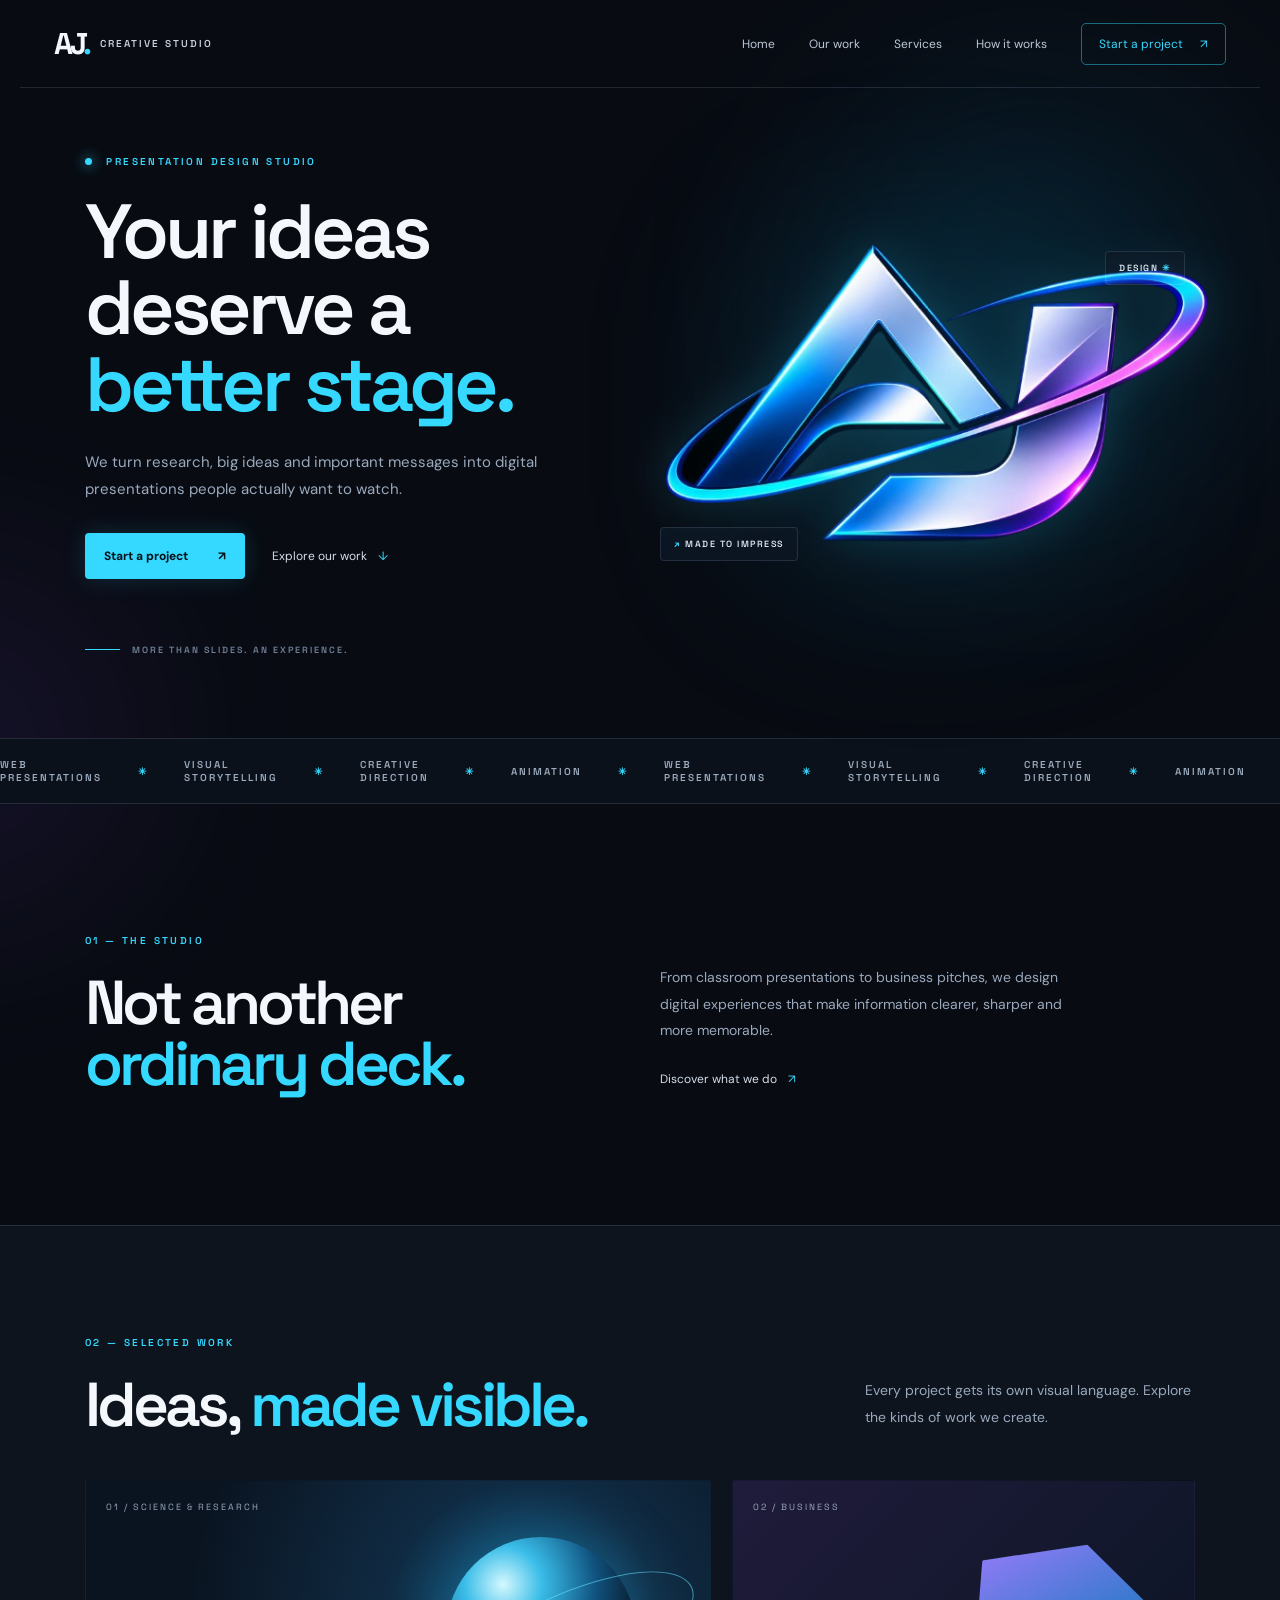
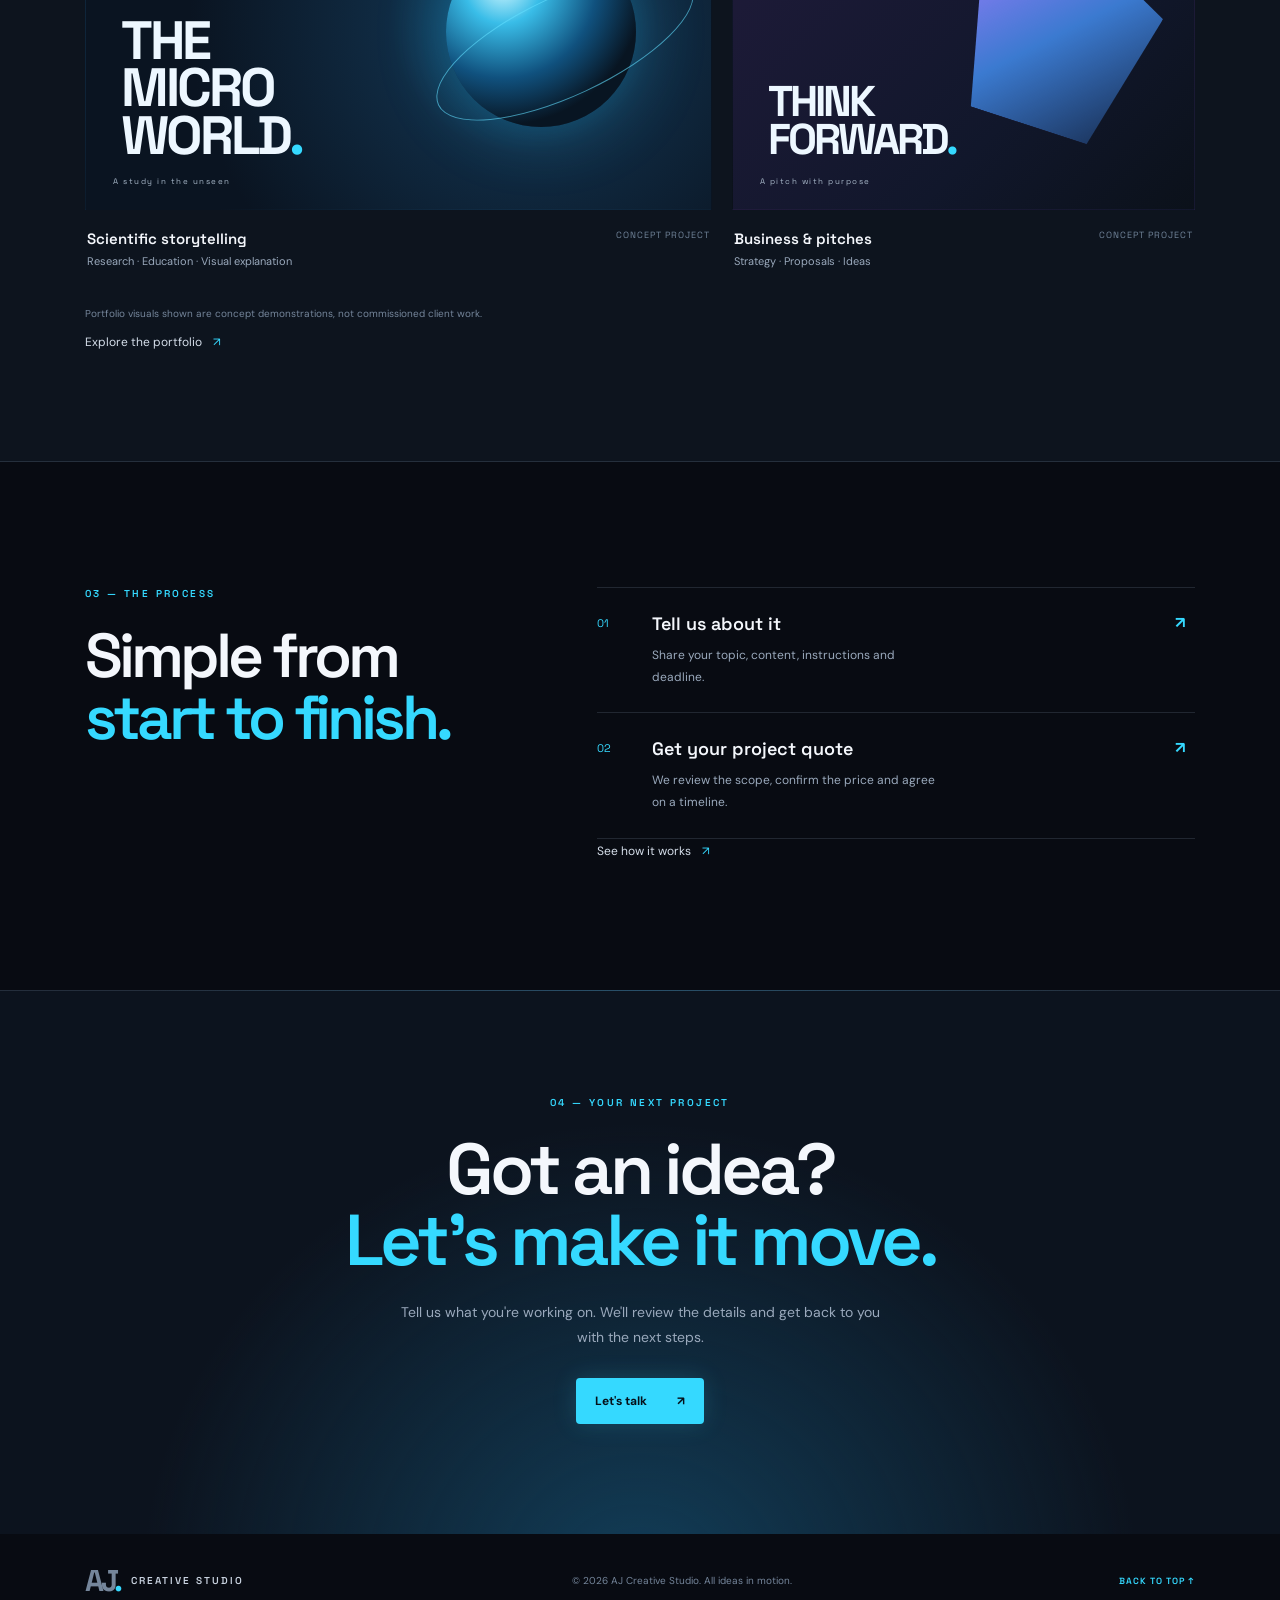
<file: index.html>
<!doctype html>
<html lang="en">
<head>
  <meta charset="utf-8">
  <meta name="viewport" content="width=device-width, initial-scale=1">
  <meta name="theme-color" content="#080b12">
  <meta name="description" content="AJ Creative Studio creates custom digital presentations that make ideas impossible to ignore.">
  <title>AJ Creative Studio — Ideas in Motion</title>

  <link rel="preconnect" href="https://fonts.googleapis.com">
  <link rel="preconnect" href="https://fonts.gstatic.com" crossorigin>
  <link href="https://fonts.googleapis.com/css2?family=DM+Sans:wght@400;500;600;700&family=Space+Grotesk:wght@400;500;600;700&display=swap" rel="stylesheet">

  <link rel="stylesheet" href="styles.css">
</head>

<body>

  <div class="ambient ambient-one"></div>
  <div class="ambient ambient-two"></div>

  <header class="site-header">

    <a class="brand" href="index.html" aria-label="AJ Creative Studio home">
      <span class="brand-mark">AJ<span>.</span></span>
      <span class="brand-name">CREATIVE STUDIO</span>
    </a>

    <button class="menu-toggle" aria-label="Open navigation" aria-expanded="false">
      <span></span>
      <span></span>
    </button>

    <nav class="nav">
      <a href="index.html">Home</a>
      <a href="portfolio.html">Our work</a>
      <a href="services.html">Services</a>
      <a href="process.html">How it works</a>
      <a class="nav-cta" href="contact.html">Start a project <span>↗</span></a>
    </nav>

  </header>

  <main>

    <!-- HERO -->

    <section class="hero section-wrap" id="home">

      <div class="hero-copy reveal">

        <p class="eyebrow">
          <span class="eyebrow-dot"></span>
          PRESENTATION DESIGN STUDIO
        </p>

        <h1>
          Your ideas<br>
          deserve a <span>better stage.</span>
        </h1>

        <p class="hero-description">
          We turn research, big ideas and important messages into digital presentations people actually want to watch.
        </p>

        <div class="hero-actions">
          <a class="button button-primary" href="contact.html">
            Start a project <span>↗</span>
          </a>

          <a class="text-link" href="portfolio.html">
            Explore our work <span>↓</span>
          </a>
        </div>

        <div class="hero-note">
          <span class="note-line"></span>
          MORE THAN SLIDES. AN EXPERIENCE.
        </div>

      </div>

      <div class="hero-art reveal">
        <div class="art-glow"></div>

        <img
          src="assets/aj-logo.png"
          alt="AJ Creative Studio logo"
          class="hero-logo"
        >

        <span class="floating-tag tag-top">
          DESIGN <b>✳</b>
        </span>

        <span class="floating-tag tag-bottom">
          <b>↗</b> MADE TO IMPRESS
        </span>
      </div>

    </section>

    <!-- TICKER -->

    <section class="ticker" aria-label="Studio services">

      <div class="ticker-track">
        <span>WEB PRESENTATIONS</span><i>✳</i>
        <span>VISUAL STORYTELLING</span><i>✳</i>
        <span>CREATIVE DIRECTION</span><i>✳</i>
        <span>ANIMATION</span><i>✳</i>

        <span>WEB PRESENTATIONS</span><i>✳</i>
        <span>VISUAL STORYTELLING</span><i>✳</i>
        <span>CREATIVE DIRECTION</span><i>✳</i>
        <span>ANIMATION</span><i>✳</i>
      </div>

    </section>

    <!-- INTRODUCTION -->

    <section class="section-wrap intro-section">

      <div class="section-heading reveal">
        <p class="eyebrow">01 — THE STUDIO</p>
        <h2>Not another<br><span>ordinary deck.</span></h2>
      </div>

      <div class="intro-copy reveal">
        <p>
          From classroom presentations to business pitches, we design digital experiences that make information clearer, sharper and more memorable.
        </p>

        <a class="text-link" href="services.html">
          Discover what we do <span>↗</span>
        </a>
      </div>

    </section>

    <!-- FEATURED WORK -->

    <section class="work-section">

      <div class="section-wrap work-inner">

        <div class="work-heading reveal">
          <div>
            <p class="eyebrow">02 — SELECTED WORK</p>
            <h2>Ideas, <span>made visible.</span></h2>
          </div>

          <p>
            Every project gets its own visual language. Explore the kinds of work we create.
          </p>
        </div>

        <div class="work-grid">

          <article class="project project-large reveal">

            <div class="project-visual science-visual">

              <div class="science-orb"></div>
              <div class="science-ring"></div>

              <span class="visual-label">01 / SCIENCE & RESEARCH</span>

              <strong>
                THE<br>
                MICRO<br>
                WORLD<span>.</span>
              </strong>

              <span class="visual-caption">
                A study in the unseen
              </span>

            </div>

            <div class="project-meta">
              <div>
                <h3>Scientific storytelling</h3>
                <p>Research · Education · Visual explanation</p>
              </div>

              <span>CONCEPT PROJECT</span>
            </div>

          </article>

          <article class="project reveal">

            <div class="project-visual business-visual">

              <span class="visual-label">02 / BUSINESS</span>

              <div class="business-shape"></div>

              <strong>
                THINK<br>
                FORWARD<span>.</span>
              </strong>

              <span class="visual-caption">
                A pitch with purpose
              </span>

            </div>

            <div class="project-meta">
              <div>
                <h3>Business & pitches</h3>
                <p>Strategy · Proposals · Ideas</p>
              </div>

              <span>CONCEPT PROJECT</span>
            </div>

          </article>

        </div>

        <p class="portfolio-disclaimer">
          Portfolio visuals shown are concept demonstrations, not commissioned client work.
        </p>

        <a class="text-link" href="portfolio.html">
          Explore the portfolio <span>↗</span>
        </a>

      </div>

    </section>

    <!-- PROCESS PREVIEW -->

    <section class="section-wrap process-section">

      <div class="section-heading reveal">
        <p class="eyebrow">03 — THE PROCESS</p>
        <h2>Simple from<br><span>start to finish.</span></h2>
      </div>

      <div class="process-list">

        <div class="process-step reveal">
          <span>01</span>
          <div>
            <h3>Tell us about it</h3>
            <p>Share your topic, content, instructions and deadline.</p>
          </div>
          <b>↗</b>
        </div>

        <div class="process-step reveal">
          <span>02</span>
          <div>
            <h3>Get your project quote</h3>
            <p>We review the scope, confirm the price and agree on a timeline.</p>
          </div>
          <b>↗</b>
        </div>

        <a class="text-link" href="process.html">
          See how it works <span>↗</span>
        </a>

      </div>

    </section>

    <!-- CONTACT CTA -->

    <section class="contact-section">

      <div class="section-wrap contact-inner reveal">

        <p class="eyebrow">04 — YOUR NEXT PROJECT</p>

        <h2>
          Got an idea?<br>
          <span>Let's make it move.</span>
        </h2>

        <p>
          Tell us what you're working on. We'll review the details and get back to you with the next steps.
        </p>

        <a class="button button-primary" href="contact.html">
          Let's talk <span>↗</span>
        </a>

      </div>

    </section>

  </main>

  <!-- FOOTER -->

  <footer class="site-footer">

    <a class="brand" href="index.html">
      <span class="brand-mark">AJ<span>.</span></span>
      <span class="brand-name">CREATIVE STUDIO</span>
    </a>

    <span>
      © <span id="year"></span> AJ Creative Studio. All ideas in motion.
    </span>

    <a href="#home">BACK TO TOP ↑</a>

  </footer>

  <script src="script.js"></script>

</body>
</html>
</file>
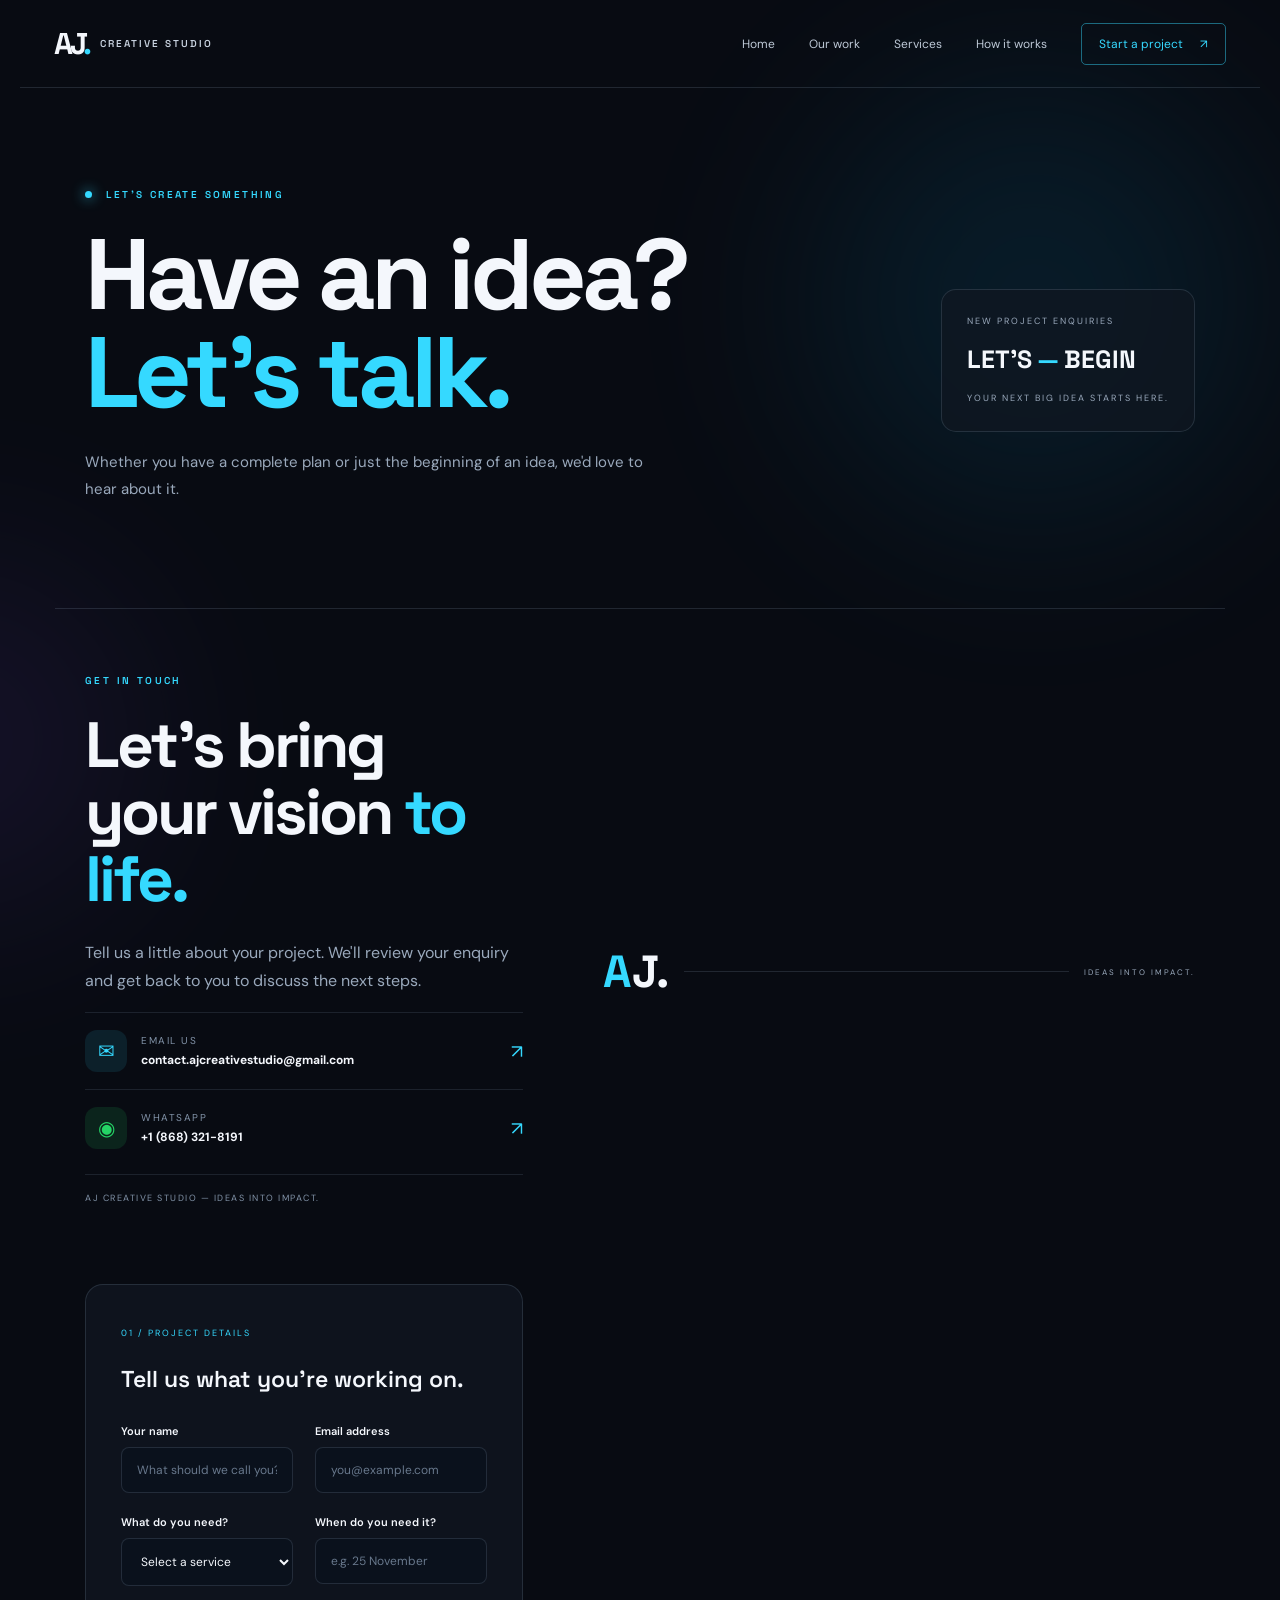
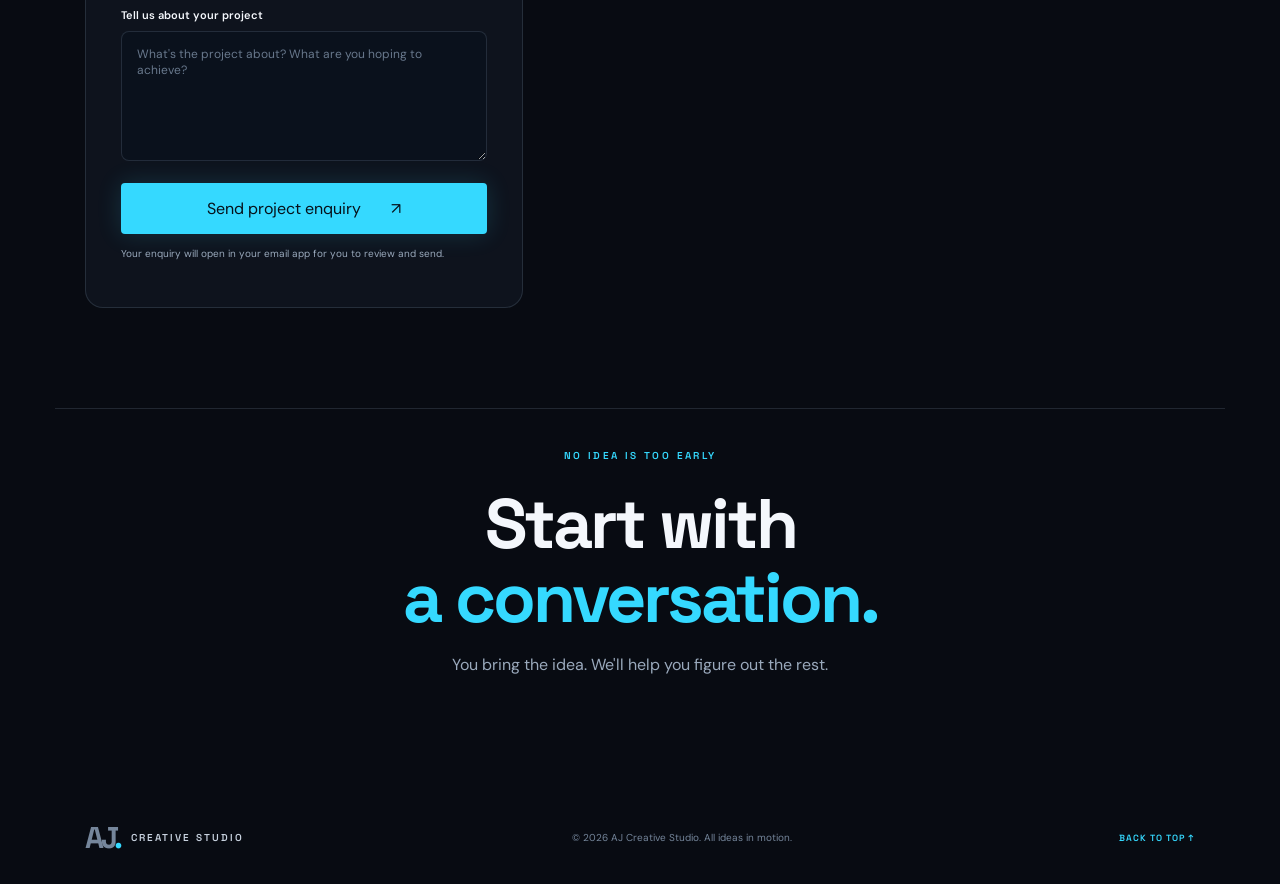
<file: contact.html>
<!doctype html>
<html lang="en">
<head>
  <meta charset="utf-8">
  <meta name="viewport" content="width=device-width, initial-scale=1">
  <meta name="theme-color" content="#080b12">
  <meta name="description" content="Get in touch with AJ Creative Studio to discuss your next creative project.">

  <title>Contact — AJ Creative Studio</title>

  <link rel="preconnect" href="https://fonts.googleapis.com">
  <link rel="preconnect" href="https://fonts.gstatic.com" crossorigin>
  <link href="https://fonts.googleapis.com/css2?family=DM+Sans:wght@400;500;600;700&family=Space+Grotesk:wght@400;500;600;700&display=swap" rel="stylesheet">

  <link rel="stylesheet" href="styles.css">
</head>

<body>

  <div class="ambient ambient-one"></div>
  <div class="ambient ambient-two"></div>

  <!-- NAVIGATION -->
  <header class="site-header">

    <a class="brand" href="index.html" aria-label="AJ Creative Studio home">
      <span class="brand-mark">AJ<span>.</span></span>
      <span class="brand-name">CREATIVE STUDIO</span>
    </a>

    <button class="menu-toggle" aria-label="Open navigation" aria-expanded="false">
      <span></span>
      <span></span>
    </button>

    <nav class="nav">
      <a href="index.html">Home</a>
      <a href="portfolio.html">Our work</a>
      <a href="services.html">Services</a>
      <a href="process.html">How it works</a>
      <a class="nav-cta" href="contact.html" aria-current="page">Start a project <span>↗</span></a>
    </nav>

  </header>

  <main>

    <!-- CONTACT HERO -->
    <section class="section-wrap page-hero contact-page-hero">

      <div class="page-hero-copy reveal">

        <p class="eyebrow">
          <span class="eyebrow-dot"></span>
          LET'S CREATE SOMETHING
        </p>

        <h1>
          Have an idea?<br>
          <span>Let's talk.</span>
        </h1>

        <p class="hero-description">
          Whether you have a complete plan or just the beginning of an idea, we'd love to hear about it.
        </p>

      </div>

      <div class="page-index reveal">
        <span>NEW PROJECT ENQUIRIES</span>
        <strong>LET'S <i>—</i> BEGIN</strong>
        <small>YOUR NEXT BIG IDEA STARTS HERE.</small>
      </div>

    </section>


    <!-- CONTACT CONTENT -->
    <section class="section-wrap contact-page-content">

      <div class="contact-information reveal">

        <p class="eyebrow">GET IN TOUCH</p>

        <h2>
          Let's bring<br>
          your vision <span>to life.</span>
        </h2>

        <p>
          Tell us a little about your project. We'll review your enquiry and get back to you to discuss the next steps.
        </p>

<a class="contact-card-link"
   href="https://mail.google.com/mail/?view=cm&fs=1&to=contact.ajcreativestudio@gmail.com"
   target="_blank"
   rel="noopener noreferrer">

  <span class="contact-card-icon">✉</span>

  <span class="contact-card-details">
    <small>EMAIL US</small>
    <strong>contact.ajcreativestudio@gmail.com</strong>
  </span>

  <span class="contact-card-arrow">↗</span>

</a>

          <a class="contact-card-link"
             href="https://wa.me/18683218191"
             target="_blank"
             rel="noopener noreferrer">

            <span class="contact-card-icon whatsapp-icon">◉</span>

            <span class="contact-card-details">
              <small>WHATSAPP</small>
              <strong>+1 (868) 321-8191</strong>
            </span>

            <span class="contact-card-arrow">↗</span>

          </a>

          <div class="contact-card-footer">
            AJ CREATIVE STUDIO — IDEAS INTO IMPACT.
          </div>

        </div>


        <div class="contact-decoration">
          <span>AJ.</span>
          <div></div>
          <small>IDEAS INTO IMPACT.</small>
        </div>

      </div>


      <!-- CONTACT FORM -->
      <div class="contact-form-wrap reveal">

        <div class="contact-form-heading">
          <span>01 / PROJECT DETAILS</span>
          <p>Tell us what you're working on.</p>
        </div>

        <form class="contact-form" id="contactForm">

          <div class="form-group">
            <label for="name">Your name</label>
            <input
              type="text"
              id="name"
              name="name"
              placeholder="What should we call you?"
              required
            >
          </div>

          <div class="form-group">
            <label for="email">Email address</label>
            <input
              type="email"
              id="email"
              name="email"
              placeholder="you@example.com"
              required
            >
          </div>

          <div class="form-group">
            <label for="service">What do you need?</label>

            <select id="service" name="service" required>
              <option value="" disabled selected>Select a service</option>
              <option value="Presentation design">Presentation design</option>
              <option value="Motion and interaction">Motion & interaction</option>
              <option value="Custom digital experience">Custom digital experience</option>
              <option value="Not sure yet">I'm not sure yet</option>
            </select>

          </div>

          <div class="form-group">
            <label for="deadline">When do you need it?</label>

            <input
              type="text"
              id="deadline"
              name="deadline"
              placeholder="e.g. 25 November"
            >
          </div>

          <div class="form-group form-group-full">
            <label for="message">Tell us about your project</label>

            <textarea
              id="message"
              name="message"
              rows="5"
              placeholder="What's the project about? What are you hoping to achieve?"
              required
            ></textarea>

          </div>

          <button class="button button-primary contact-submit" type="submit">
            Send project enquiry <span>↗</span>
          </button>

          <p class="form-note">
            Your enquiry will open in your email app for you to review and send.
          </p>

        </form>

      </div>

    </section>


    <!-- BOTTOM CTA -->
    <section class="contact-bottom section-wrap reveal">

      <p class="eyebrow">NO IDEA IS TOO EARLY</p>

      <h2>
        Start with<br>
        <span>a conversation.</span>
      </h2>

      <p>
        You bring the idea. We'll help you figure out the rest.
      </p>

    </section>

  </main>


  <!-- FOOTER -->
  <footer class="site-footer">

    <a class="brand" href="index.html">
      <span class="brand-mark">AJ<span>.</span></span>
      <span class="brand-name">CREATIVE STUDIO</span>
    </a>

    <span>
      © <span id="year"></span> AJ Creative Studio. All ideas in motion.
    </span>

    <a href="#">BACK TO TOP ↑</a>

  </footer>

  <script src="script.js"></script>

</body>
</html>
</file>
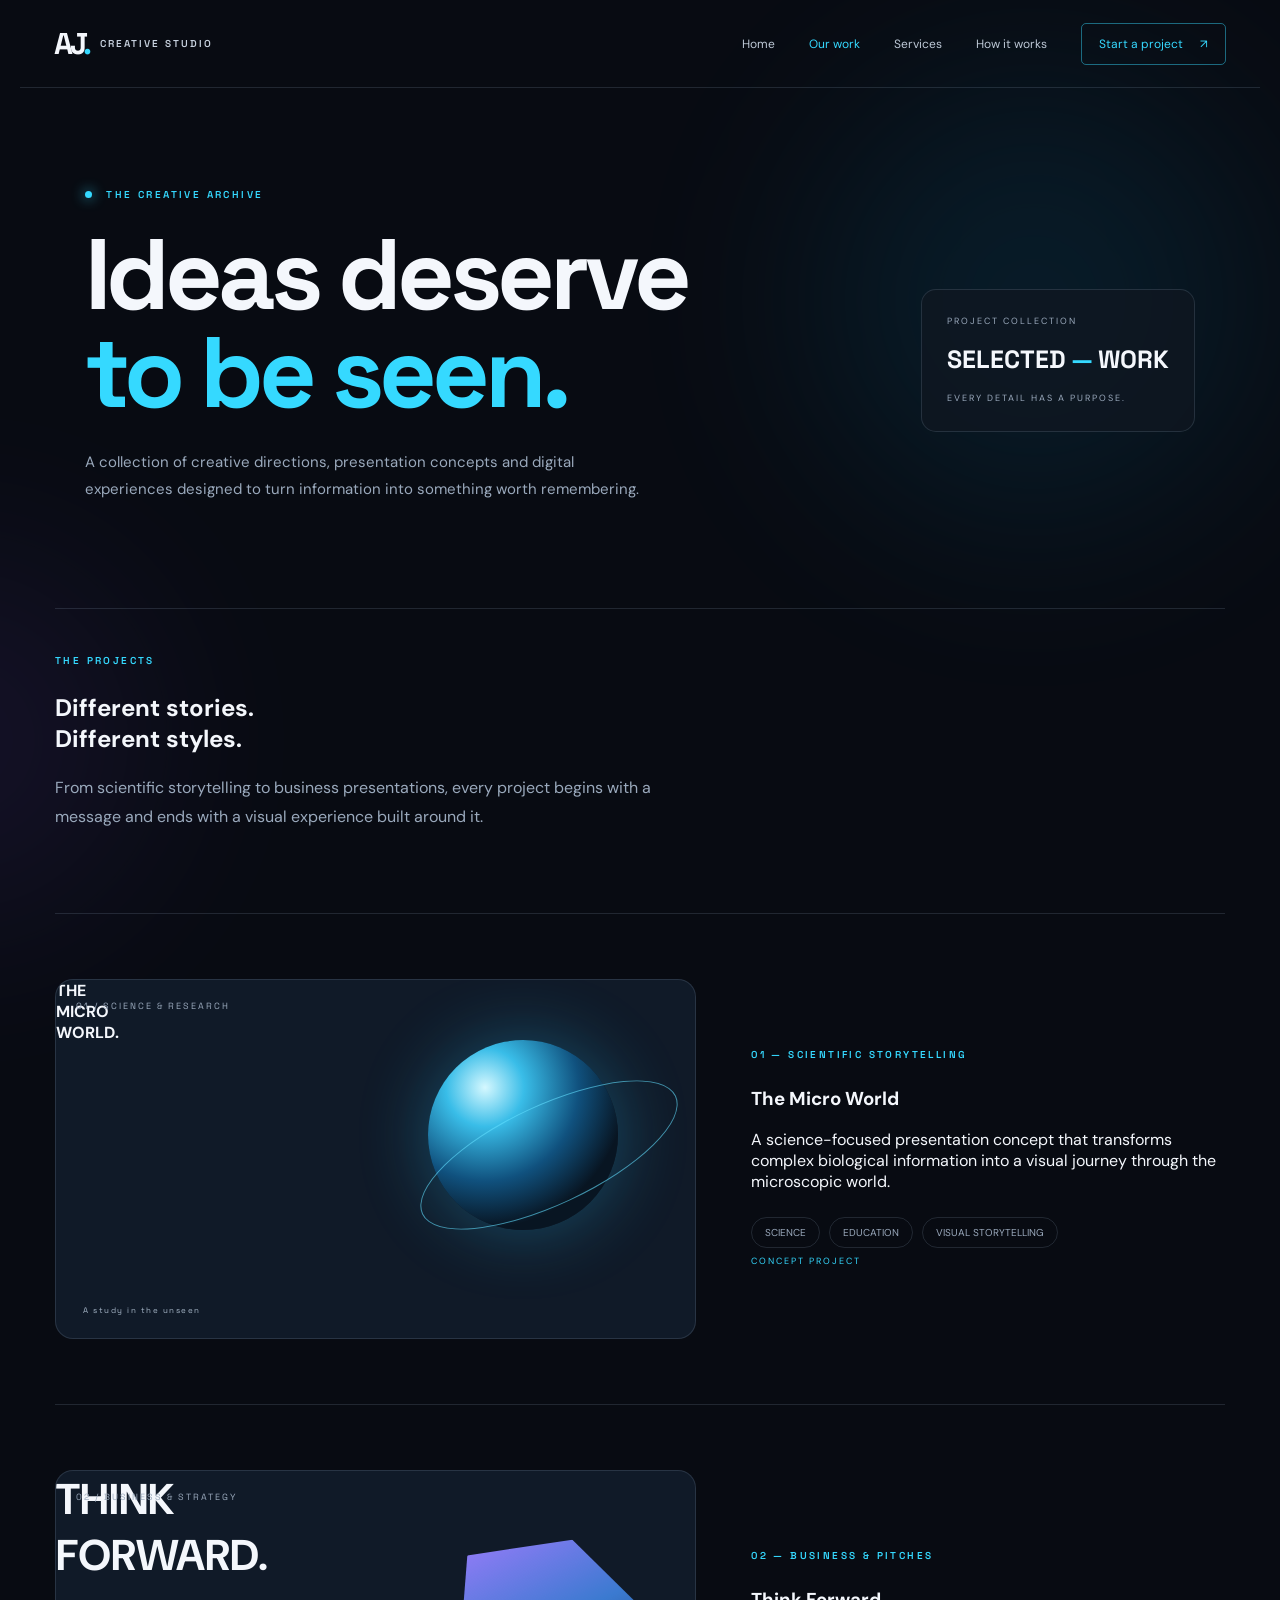
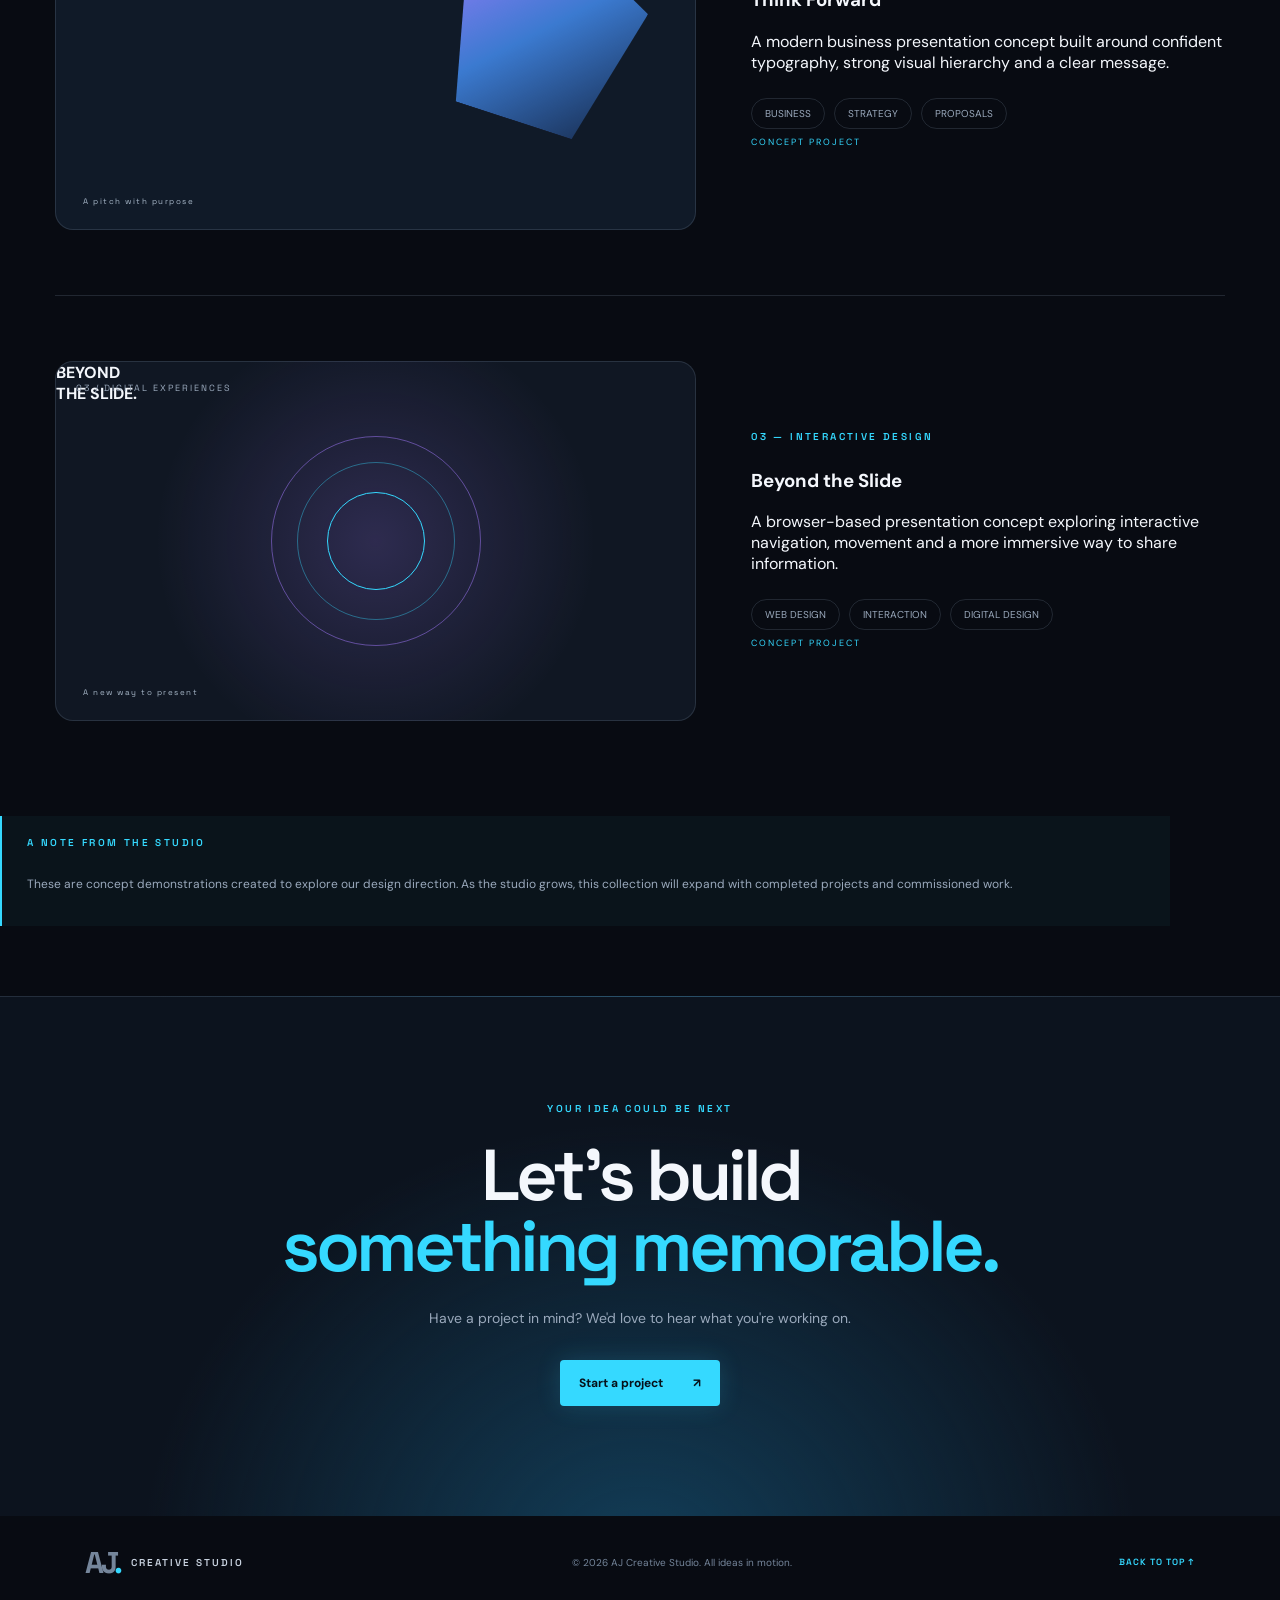
<file: portfolio.html>
<!doctype html>
<html lang="en">
<head>
  <meta charset="utf-8">
  <meta name="viewport" content="width=device-width, initial-scale=1">
  <meta name="theme-color" content="#080b12">
  <meta name="description" content="Explore creative presentation concepts and digital projects by AJ Creative Studio.">

  <title>Our Work — AJ Creative Studio</title>

  <link rel="preconnect" href="https://fonts.googleapis.com">
  <link rel="preconnect" href="https://fonts.gstatic.com" crossorigin>
  <link href="https://fonts.googleapis.com/css2?family=DM+Sans:wght@400;500;600;700&family=Space+Grotesk:wght@400;500;600;700&display=swap" rel="stylesheet">

  <link rel="stylesheet" href="styles.css">
</head>

<body>

  <div class="ambient ambient-one"></div>
  <div class="ambient ambient-two"></div>

  <header class="site-header">

    <a class="brand" href="index.html" aria-label="AJ Creative Studio home">
      <span class="brand-mark">AJ<span>.</span></span>
      <span class="brand-name">CREATIVE STUDIO</span>
    </a>

    <button class="menu-toggle" aria-label="Open navigation" aria-expanded="false">
      <span></span>
      <span></span>
    </button>

    <nav class="nav">
      <a href="index.html">Home</a>
      <a href="portfolio.html" aria-current="page">Our work</a>
      <a href="services.html">Services</a>
      <a href="process.html">How it works</a>
      <a class="nav-cta" href="contact.html">Start a project <span>↗</span></a>
    </nav>

  </header>

  <main>

    <!-- PORTFOLIO HERO -->

    <section class="section-wrap page-hero">

      <div class="page-hero-copy reveal">

        <p class="eyebrow">
          <span class="eyebrow-dot"></span>
          THE CREATIVE ARCHIVE
        </p>

        <h1>
          Ideas deserve<br>
          <span>to be seen.</span>
        </h1>

        <p class="hero-description">
          A collection of creative directions, presentation concepts and digital experiences designed to turn information into something worth remembering.
        </p>

      </div>

      <div class="page-index reveal">
        <span>PROJECT COLLECTION</span>
        <strong>SELECTED <i>—</i> WORK</strong>
        <small>EVERY DETAIL HAS A PURPOSE.</small>
      </div>

    </section>

    <!-- PORTFOLIO INTRO -->

    <section class="section-wrap portfolio-intro">

      <div>
        <p class="eyebrow reveal">THE PROJECTS</p>
        <h2 class="reveal">
          Different stories.<br>
          <span>Different styles.</span>
        </h2>
      </div>

      <p class="portfolio-intro-copy reveal">
        From scientific storytelling to business presentations, every project begins with a message and ends with a visual experience built around it.
      </p>

    </section>

    <!-- PROJECT ONE -->

    <section class="section-wrap portfolio-project reveal">

      <div class="portfolio-project-visual science-visual">

        <div class="science-orb"></div>
        <div class="science-ring"></div>

        <span class="visual-label">01 / SCIENCE & RESEARCH</span>

        <strong>
          THE<br>
          MICRO<br>
          WORLD<span>.</span>
        </strong>

        <span class="visual-caption">A study in the unseen</span>

      </div>

      <div class="portfolio-project-info">

        <div>
          <p class="eyebrow">01 — SCIENTIFIC STORYTELLING</p>
          <h3>The Micro World</h3>
          <p>
            A science-focused presentation concept that transforms complex biological information into a visual journey through the microscopic world.
          </p>
        </div>

        <div class="project-tags">
          <span>SCIENCE</span>
          <span>EDUCATION</span>
          <span>VISUAL STORYTELLING</span>
        </div>

        <span class="project-status">CONCEPT PROJECT</span>

      </div>

    </section>

    <!-- PROJECT TWO -->

    <section class="section-wrap portfolio-project reveal">

      <div class="portfolio-project-visual business-visual">

        <span class="visual-label">02 / BUSINESS & STRATEGY</span>

        <div class="business-shape"></div>

        <strong>
          THINK<br>
          FORWARD<span>.</span>
        </strong>

        <span class="visual-caption">A pitch with purpose</span>

      </div>

      <div class="portfolio-project-info">

        <div>
          <p class="eyebrow">02 — BUSINESS & PITCHES</p>
          <h3>Think Forward</h3>
          <p>
            A modern business presentation concept built around confident typography, strong visual hierarchy and a clear message.
          </p>
        </div>

        <div class="project-tags">
          <span>BUSINESS</span>
          <span>STRATEGY</span>
          <span>PROPOSALS</span>
        </div>

        <span class="project-status">CONCEPT PROJECT</span>

      </div>

    </section>

    <!-- PROJECT THREE -->

    <section class="section-wrap portfolio-project reveal">

      <div class="portfolio-project-visual digital-project-visual">

        <span class="visual-label">03 / DIGITAL EXPERIENCES</span>

        <div class="digital-project-orbit"></div>

        <strong>
          BEYOND<br>
          THE SLIDE<span>.</span>
        </strong>

        <span class="visual-caption">A new way to present</span>

      </div>

      <div class="portfolio-project-info">

        <div>
          <p class="eyebrow">03 — INTERACTIVE DESIGN</p>
          <h3>Beyond the Slide</h3>
          <p>
            A browser-based presentation concept exploring interactive navigation, movement and a more immersive way to share information.
          </p>
        </div>

        <div class="project-tags">
          <span>WEB DESIGN</span>
          <span>INTERACTION</span>
          <span>DIGITAL DESIGN</span>
        </div>

        <span class="project-status">CONCEPT PROJECT</span>

      </div>

    </section>

    <!-- PORTFOLIO NOTE -->

    <section class="section-wrap portfolio-note">
      <p class="eyebrow">A NOTE FROM THE STUDIO</p>
      <p>
        These are concept demonstrations created to explore our design direction. As the studio grows, this collection will expand with completed projects and commissioned work.
      </p>
    </section>

    <!-- CTA -->

    <section class="contact-section">

      <div class="section-wrap contact-inner reveal">

        <p class="eyebrow">YOUR IDEA COULD BE NEXT</p>

        <h2>
          Let's build<br>
          <span>something memorable.</span>
        </h2>

        <p>
          Have a project in mind? We'd love to hear what you're working on.
        </p>

        <a class="button button-primary" href="contact.html">
          Start a project <span>↗</span>
        </a>

      </div>

    </section>

  </main>

  <footer class="site-footer">

    <a class="brand" href="index.html">
      <span class="brand-mark">AJ<span>.</span></span>
      <span class="brand-name">CREATIVE STUDIO</span>
    </a>

    <span>
      © <span id="year"></span> AJ Creative Studio. All ideas in motion.
    </span>

    <a href="#">BACK TO TOP ↑</a>

  </footer>

  <script src="script.js"></script>

</body>
</html>
</file>
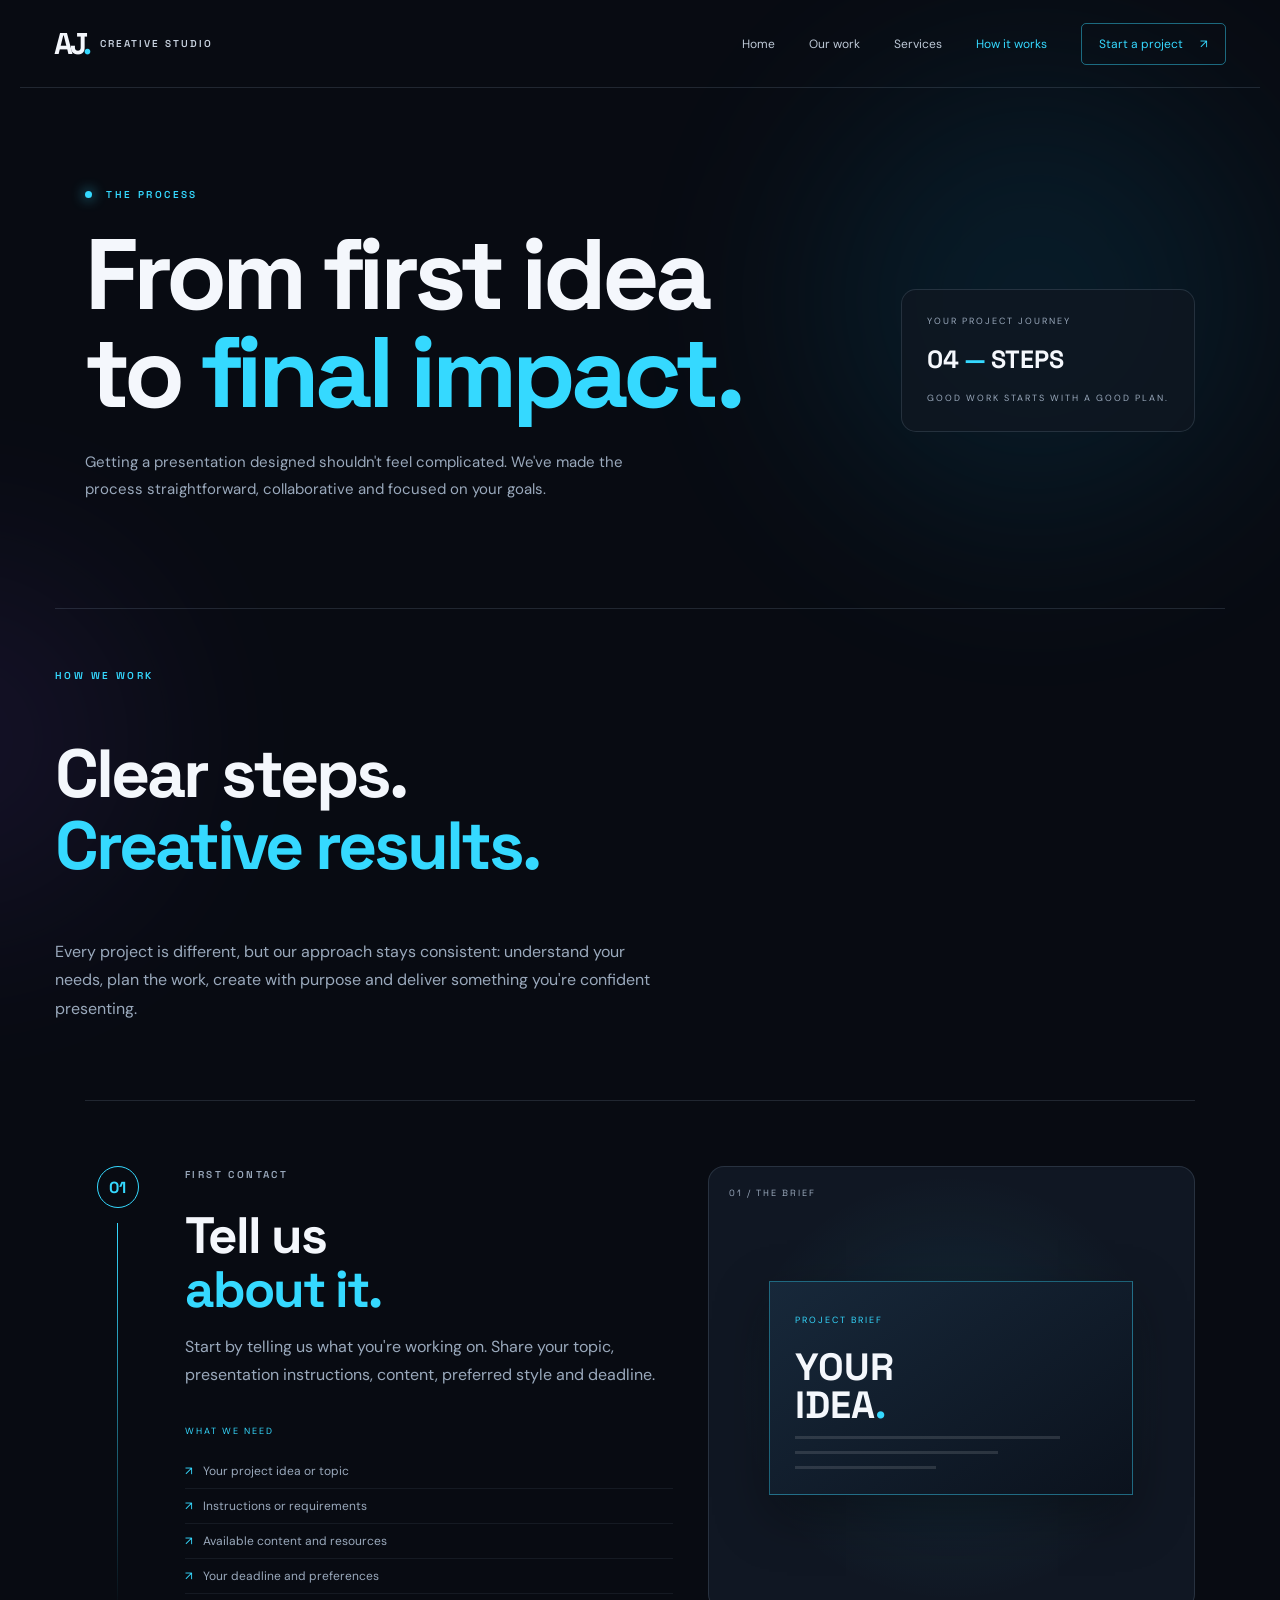
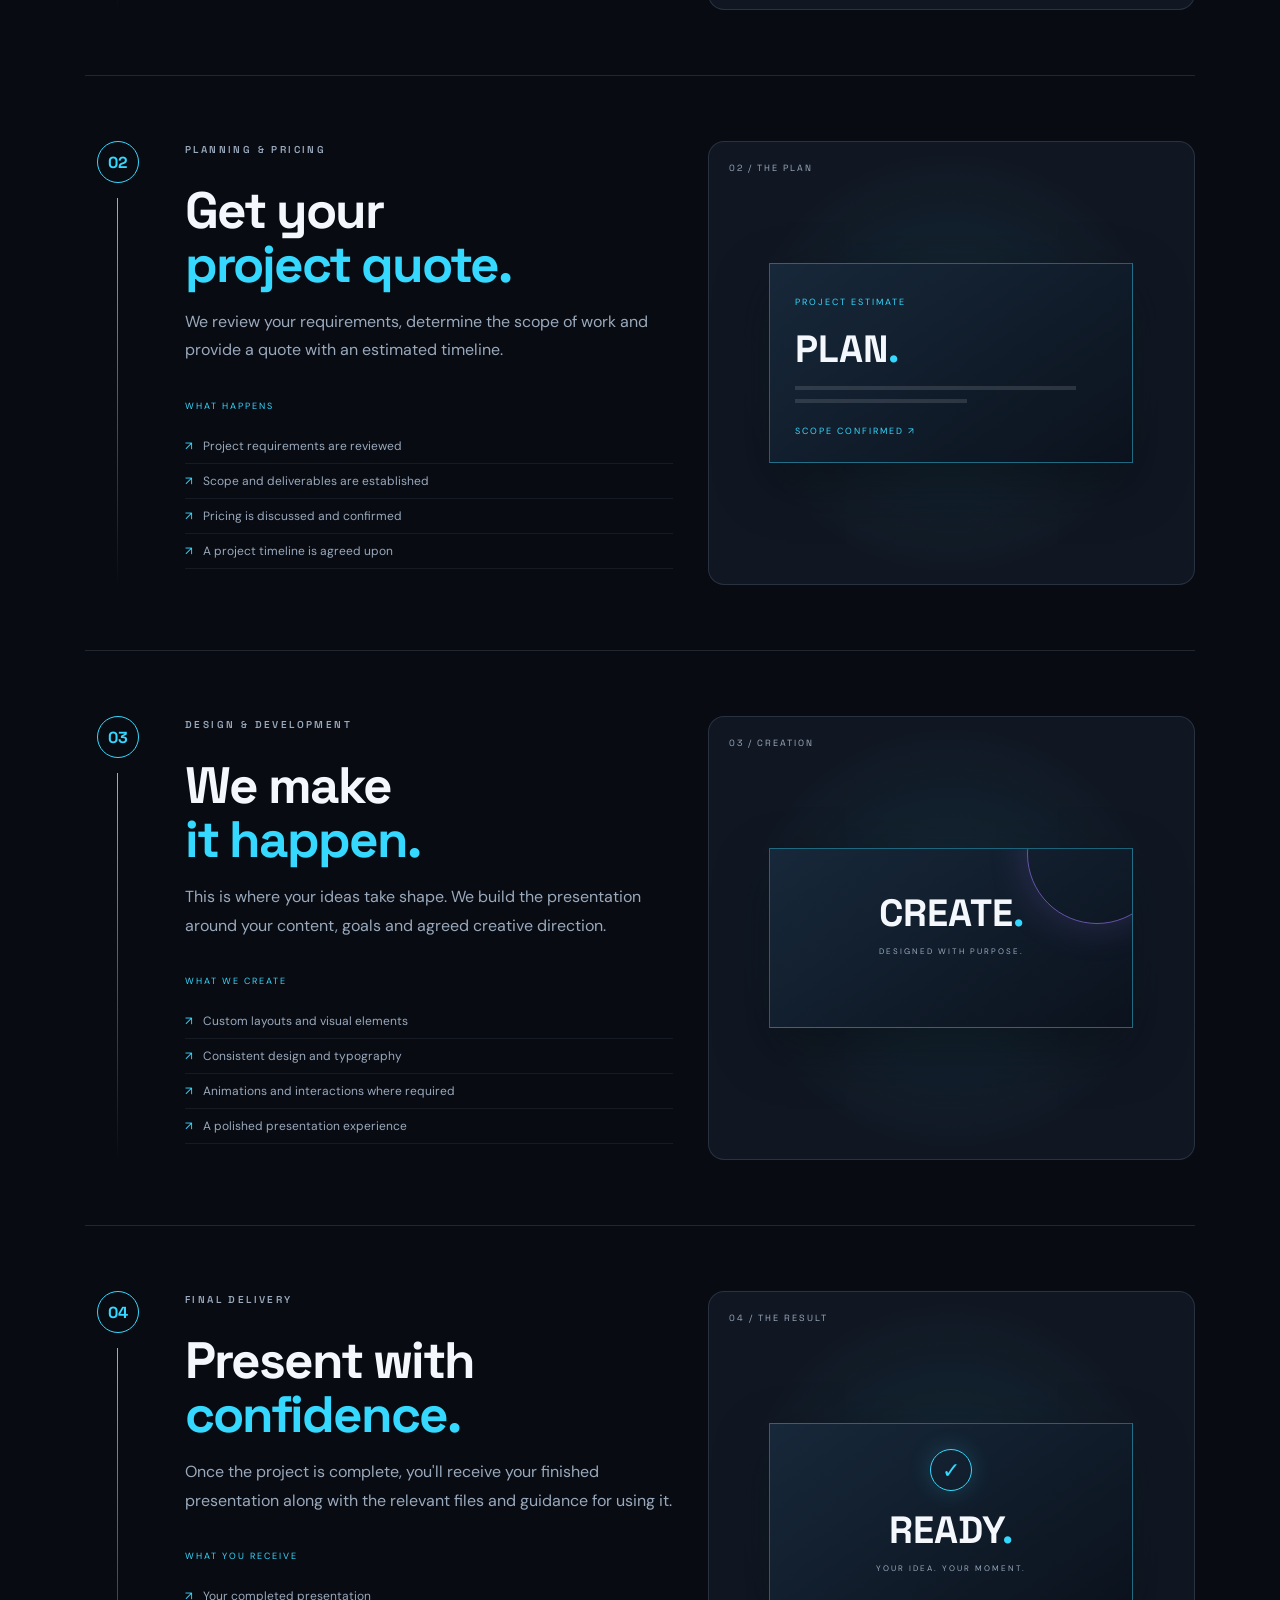
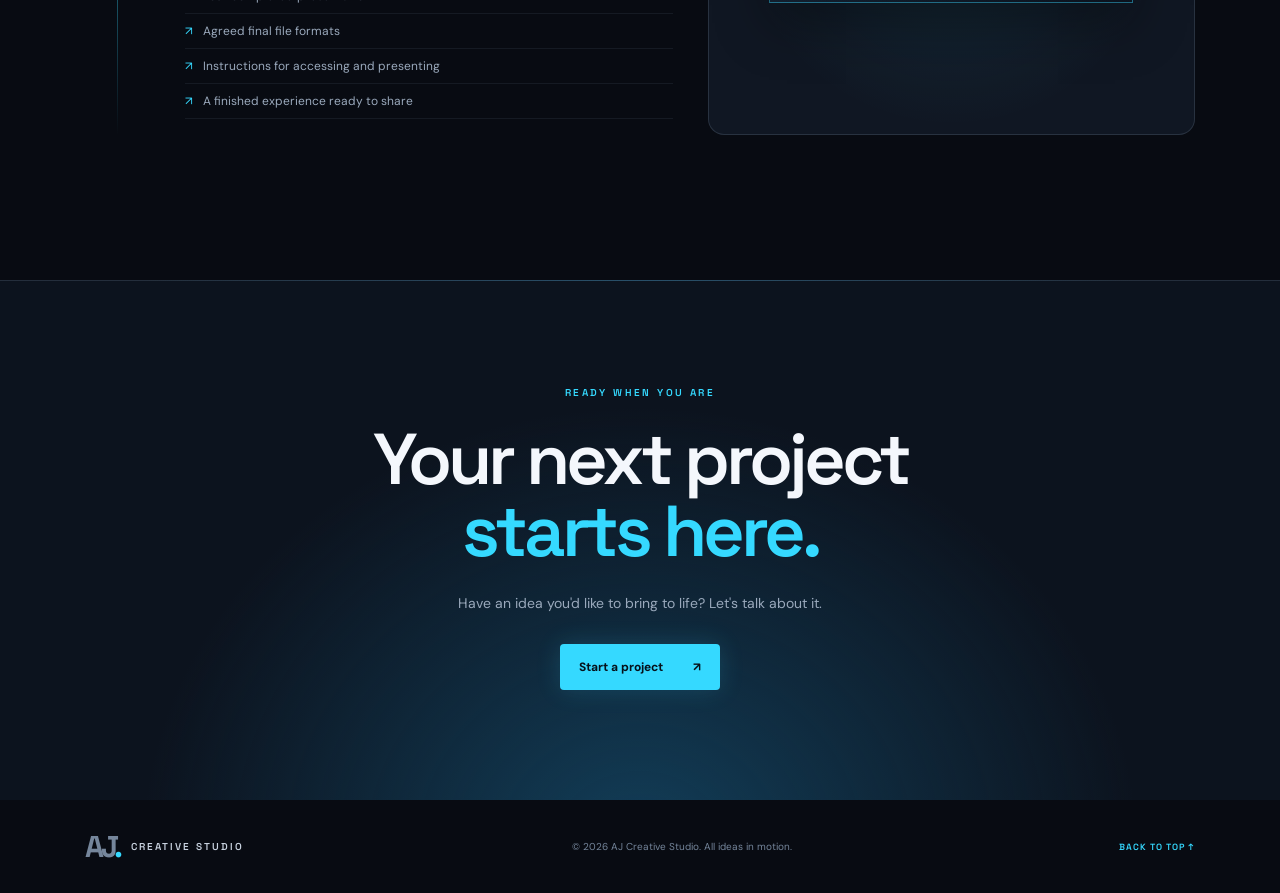
<file: process.html>
<!doctype html>
<html lang="en">
<head>
  <meta charset="utf-8">
  <meta name="viewport" content="width=device-width, initial-scale=1">
  <meta name="theme-color" content="#080b12">
  <meta name="description" content="Discover how to work with AJ Creative Studio, from your first enquiry to your finished presentation.">

  <title>How It Works — AJ Creative Studio</title>

  <link rel="preconnect" href="https://fonts.googleapis.com">
  <link rel="preconnect" href="https://fonts.gstatic.com" crossorigin>
  <link href="https://fonts.googleapis.com/css2?family=DM+Sans:wght@400;500;600;700&family=Space+Grotesk:wght@400;500;600;700&display=swap" rel="stylesheet">

  <link rel="stylesheet" href="styles.css">
</head>

<body>

  <div class="ambient ambient-one"></div>
  <div class="ambient ambient-two"></div>

  <!-- NAVIGATION -->

  <header class="site-header">

    <a class="brand" href="index.html" aria-label="AJ Creative Studio home">
      <span class="brand-mark">AJ<span>.</span></span>
      <span class="brand-name">CREATIVE STUDIO</span>
    </a>

    <button class="menu-toggle" aria-label="Open navigation" aria-expanded="false">
      <span></span>
      <span></span>
    </button>

    <nav class="nav">
      <a href="index.html">Home</a>
      <a href="portfolio.html">Our work</a>
      <a href="services.html">Services</a>
      <a href="process.html" aria-current="page">How it works</a>
      <a class="nav-cta" href="contact.html">Start a project <span>↗</span></a>
    </nav>

  </header>

  <main>

    <!-- PAGE HERO -->

    <section class="section-wrap page-hero">

      <div class="page-hero-copy reveal">

        <p class="eyebrow">
          <span class="eyebrow-dot"></span>
          THE PROCESS
        </p>

        <h1>
          From first idea<br>
          to <span>final impact.</span>
        </h1>

        <p class="hero-description">
          Getting a presentation designed shouldn't feel complicated. We've made the process straightforward, collaborative and focused on your goals.
        </p>

      </div>

      <div class="page-index reveal">
        <span>YOUR PROJECT JOURNEY</span>
        <strong>04 <i>—</i> STEPS</strong>
        <small>GOOD WORK STARTS WITH A GOOD PLAN.</small>
      </div>

    </section>

    <!-- PROCESS INTRO -->

    <section class="section-wrap process-intro">

      <p class="eyebrow reveal">HOW WE WORK</p>

      <h2 class="reveal">
        Clear steps.<br>
        <span>Creative results.</span>
      </h2>

      <p class="process-intro-copy reveal">
        Every project is different, but our approach stays consistent: understand your needs, plan the work, create with purpose and deliver something you're confident presenting.
      </p>

    </section>

    <!-- PROCESS TIMELINE -->

    <section class="section-wrap process-timeline">

      <!-- STEP ONE -->

      <article class="timeline-step reveal">

        <div class="timeline-marker">
          <span>01</span>
          <i></i>
        </div>

        <div class="timeline-content">

          <p class="eyebrow">FIRST CONTACT</p>

          <h2>Tell us<br><span>about it.</span></h2>

          <p>
            Start by telling us what you're working on. Share your topic, presentation instructions, content, preferred style and deadline.
          </p>

          <div class="timeline-details">
            <span>WHAT WE NEED</span>
            <ul>
              <li>Your project idea or topic</li>
              <li>Instructions or requirements</li>
              <li>Available content and resources</li>
              <li>Your deadline and preferences</li>
            </ul>
          </div>

        </div>

        <div class="timeline-visual timeline-visual-one">
          <span class="visual-label">01 / THE BRIEF</span>
          <div class="brief-card">
            <span>PROJECT BRIEF</span>
            <strong>YOUR<br>IDEA<span>.</span></strong>
            <i></i><i></i><i></i>
          </div>
        </div>

      </article>

      <!-- STEP TWO -->

      <article class="timeline-step reveal">

        <div class="timeline-marker">
          <span>02</span>
          <i></i>
        </div>

        <div class="timeline-content">

          <p class="eyebrow">PLANNING & PRICING</p>

          <h2>Get your<br><span>project quote.</span></h2>

          <p>
            We review your requirements, determine the scope of work and provide a quote with an estimated timeline.
          </p>

          <div class="timeline-details">
            <span>WHAT HAPPENS</span>
            <ul>
              <li>Project requirements are reviewed</li>
              <li>Scope and deliverables are established</li>
              <li>Pricing is discussed and confirmed</li>
              <li>A project timeline is agreed upon</li>
            </ul>
          </div>

        </div>

        <div class="timeline-visual timeline-visual-two">
          <span class="visual-label">02 / THE PLAN</span>
          <div class="quote-card">
            <span>PROJECT ESTIMATE</span>
            <strong>PLAN<span>.</span></strong>
            <div class="quote-line"></div>
            <div class="quote-line short"></div>
            <div class="quote-total">SCOPE CONFIRMED ↗</div>
          </div>
        </div>

      </article>

      <!-- STEP THREE -->

      <article class="timeline-step reveal">

        <div class="timeline-marker">
          <span>03</span>
          <i></i>
        </div>

        <div class="timeline-content">

          <p class="eyebrow">DESIGN & DEVELOPMENT</p>

          <h2>We make<br><span>it happen.</span></h2>

          <p>
            This is where your ideas take shape. We build the presentation around your content, goals and agreed creative direction.
          </p>

          <div class="timeline-details">
            <span>WHAT WE CREATE</span>
            <ul>
              <li>Custom layouts and visual elements</li>
              <li>Consistent design and typography</li>
              <li>Animations and interactions where required</li>
              <li>A polished presentation experience</li>
            </ul>
          </div>

        </div>

        <div class="timeline-visual timeline-visual-three">
          <span class="visual-label">03 / CREATION</span>
          <div class="creation-card">
            <div class="creation-orb"></div>
            <strong>CREATE<span>.</span></strong>
            <small>DESIGNED WITH PURPOSE.</small>
          </div>
        </div>

      </article>

      <!-- STEP FOUR -->

      <article class="timeline-step reveal">

        <div class="timeline-marker">
          <span>04</span>
          <i></i>
        </div>

        <div class="timeline-content">

          <p class="eyebrow">FINAL DELIVERY</p>

          <h2>Present with<br><span>confidence.</span></h2>

          <p>
            Once the project is complete, you'll receive your finished presentation along with the relevant files and guidance for using it.
          </p>

          <div class="timeline-details">
            <span>WHAT YOU RECEIVE</span>
            <ul>
              <li>Your completed presentation</li>
              <li>Agreed final file formats</li>
              <li>Instructions for accessing and presenting</li>
              <li>A finished experience ready to share</li>
            </ul>
          </div>

        </div>

        <div class="timeline-visual timeline-visual-four">
          <span class="visual-label">04 / THE RESULT</span>
          <div class="result-card">
            <div class="result-check">✓</div>
            <strong>READY<span>.</span></strong>
            <small>YOUR IDEA. YOUR MOMENT.</small>
          </div>
        </div>

      </article>

    </section>

    <!-- CTA -->

    <section class="contact-section">

      <div class="section-wrap contact-inner reveal">

        <p class="eyebrow">READY WHEN YOU ARE</p>

        <h2>
          Your next project<br>
          <span>starts here.</span>
        </h2>

        <p>
          Have an idea you'd like to bring to life? Let's talk about it.
        </p>

        <a class="button button-primary" href="contact.html">
          Start a project <span>↗</span>
        </a>

      </div>

    </section>

  </main>

  <!-- FOOTER -->

  <footer class="site-footer">

    <a class="brand" href="index.html">
      <span class="brand-mark">AJ<span>.</span></span>
      <span class="brand-name">CREATIVE STUDIO</span>
    </a>

    <span>
      © <span id="year"></span> AJ Creative Studio. All ideas in motion.
    </span>

    <a href="#">BACK TO TOP ↑</a>

  </footer>

  <script src="script.js"></script>

</body>
</html>
</file>
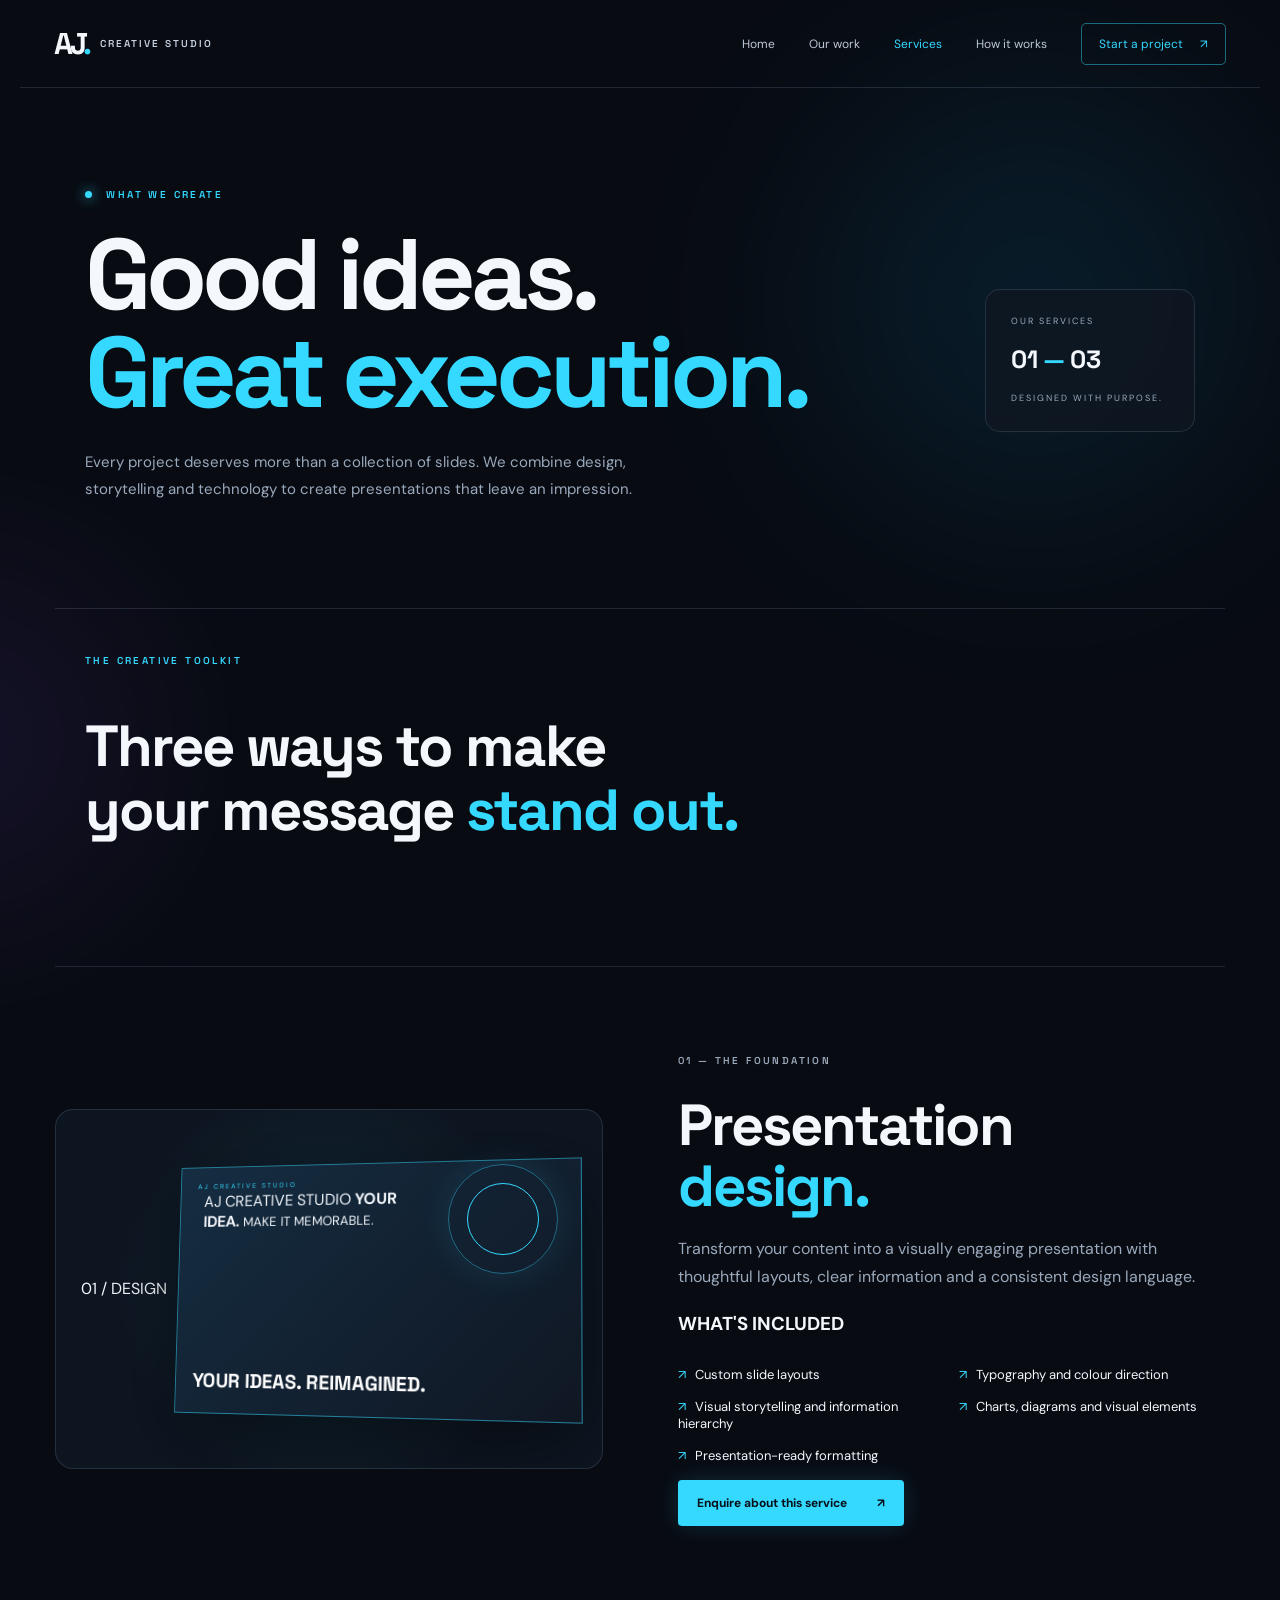
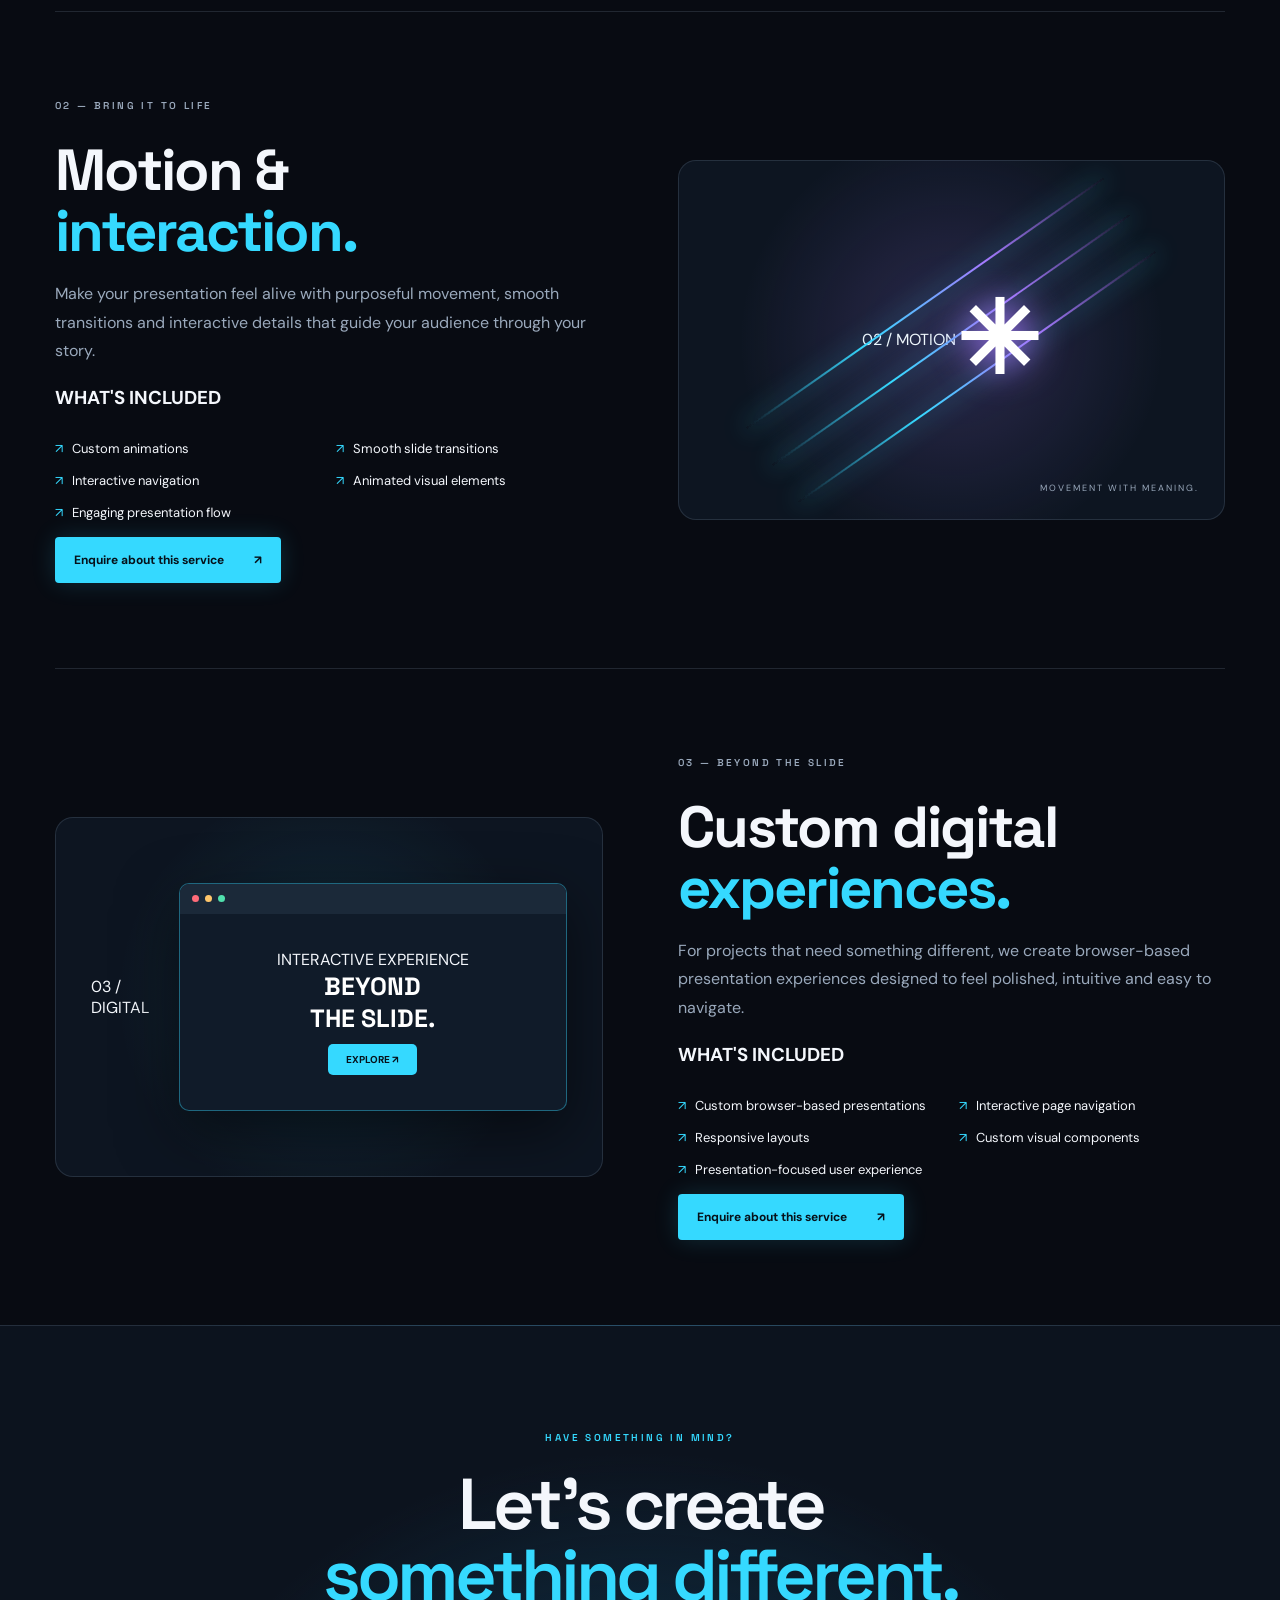
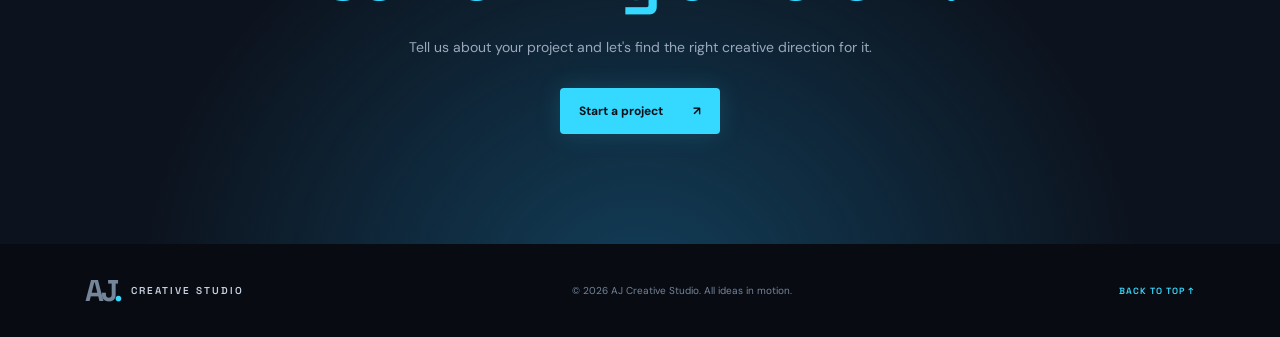
<file: services.html>
<!doctype html>
<html lang="en">
<head>
  <meta charset="utf-8">
  <meta name="viewport" content="width=device-width, initial-scale=1">
  <meta name="theme-color" content="#080b12">
  <meta name="description" content="Explore presentation design, motion graphics and custom digital experiences by AJ Creative Studio.">

  <title>Services — AJ Creative Studio</title>

  <link rel="preconnect" href="https://fonts.googleapis.com">
  <link rel="preconnect" href="https://fonts.gstatic.com" crossorigin>
  <link href="https://fonts.googleapis.com/css2?family=DM+Sans:wght@400;500;600;700&family=Space+Grotesk:wght@400;500;600;700&display=swap" rel="stylesheet">

  <link rel="stylesheet" href="styles.css">
</head>

<body>

  <div class="ambient ambient-one"></div>
  <div class="ambient ambient-two"></div>

  <!-- NAVIGATION -->

  <header class="site-header">

    <a class="brand" href="index.html" aria-label="AJ Creative Studio home">
      <span class="brand-mark">AJ<span>.</span></span>
      <span class="brand-name">CREATIVE STUDIO</span>
    </a>

    <button class="menu-toggle" aria-label="Open navigation" aria-expanded="false">
      <span></span>
      <span></span>
    </button>

    <nav class="nav">
      <a href="index.html">Home</a>
      <a href="portfolio.html">Our work</a>
      <a href="services.html" aria-current="page">Services</a>
      <a href="process.html">How it works</a>
      <a class="nav-cta" href="contact.html">Start a project <span>↗</span></a>
    </nav>

  </header>

  <main>

    <!-- PAGE HERO -->

    <section class="section-wrap page-hero">

      <div class="page-hero-copy reveal">

        <p class="eyebrow">
          <span class="eyebrow-dot"></span>
          WHAT WE CREATE
        </p>

        <h1>
          Good ideas.<br>
          <span>Great execution.</span>
        </h1>

        <p class="hero-description">
          Every project deserves more than a collection of slides. We combine design, storytelling and technology to create presentations that leave an impression.
        </p>

      </div>

      <div class="page-index reveal">
        <span>OUR SERVICES</span>
        <strong>01 <i>—</i> 03</strong>
        <small>DESIGNED WITH PURPOSE.</small>
      </div>

    </section>

    <!-- SERVICE INTRO -->

    <section class="section-wrap services-intro">

      <p class="eyebrow reveal">THE CREATIVE TOOLKIT</p>

      <h2 class="reveal">
        Three ways to make<br>
        your message <span>stand out.</span>
      </h2>

    </section>

    <!-- SERVICE ONE -->

    <section class="section-wrap service-detail">

      <div class="service-detail-visual visual-presentation reveal">
        <span class="detail-number">01 / DESIGN</span>

        <div class="presentation-mockup">
          <span>AJ CREATIVE STUDIO</span>
          <strong>YOUR<br>IDEA<span>.</span></strong>
          <small>MAKE IT MEMORABLE.</small>
        </div>

        <div class="visual-orbit"></div>
      </div>

      <div class="service-detail-copy reveal">

        <p class="eyebrow">01 — THE FOUNDATION</p>

        <h2>Presentation<br><span>design.</span></h2>

        <p>
          Transform your content into a visually engaging presentation with thoughtful layouts, clear information and a consistent design language.
        </p>

        <h3>WHAT'S INCLUDED</h3>

        <ul class="service-features">
          <li>Custom slide layouts</li>
          <li>Typography and colour direction</li>
          <li>Visual storytelling and information hierarchy</li>
          <li>Charts, diagrams and visual elements</li>
          <li>Presentation-ready formatting</li>
        </ul>

        <a class="button button-primary" href="contact.html">
          Enquire about this service <span>↗</span>
        </a>

      </div>

    </section>

    <!-- SERVICE TWO -->

    <section class="section-wrap service-detail reverse">

      <div class="service-detail-visual visual-motion reveal">
        <span class="detail-number">02 / MOTION</span>

        <div class="motion-lines">
          <span></span>
          <span></span>
          <span></span>
          <span></span>
          <span></span>
        </div>

        <div class="motion-symbol">✳</div>

        <span class="motion-caption">MOVEMENT WITH MEANING.</span>
      </div>

      <div class="service-detail-copy reveal">

        <p class="eyebrow">02 — BRING IT TO LIFE</p>

        <h2>Motion &<br><span>interaction.</span></h2>

        <p>
          Make your presentation feel alive with purposeful movement, smooth transitions and interactive details that guide your audience through your story.
        </p>

        <h3>WHAT'S INCLUDED</h3>

        <ul class="service-features">
          <li>Custom animations</li>
          <li>Smooth slide transitions</li>
          <li>Interactive navigation</li>
          <li>Animated visual elements</li>
          <li>Engaging presentation flow</li>
        </ul>

        <a class="button button-primary" href="contact.html">
          Enquire about this service <span>↗</span>
        </a>

      </div>

    </section>

    <!-- SERVICE THREE -->

    <section class="section-wrap service-detail">

      <div class="service-detail-visual visual-digital reveal">
        <span class="detail-number">03 / DIGITAL</span>

        <div class="digital-window">
          <div class="window-bar">
            <i></i><i></i><i></i>
          </div>

          <div class="window-content">
            <span>INTERACTIVE EXPERIENCE</span>
            <strong>BEYOND<br>THE SLIDE<span>.</span></strong>
            <div class="window-button">EXPLORE ↗</div>
          </div>
        </div>

      </div>

      <div class="service-detail-copy reveal">

        <p class="eyebrow">03 — BEYOND THE SLIDE</p>

        <h2>Custom digital<br><span>experiences.</span></h2>

        <p>
          For projects that need something different, we create browser-based presentation experiences designed to feel polished, intuitive and easy to navigate.
        </p>

        <h3>WHAT'S INCLUDED</h3>

        <ul class="service-features">
          <li>Custom browser-based presentations</li>
          <li>Interactive page navigation</li>
          <li>Responsive layouts</li>
          <li>Custom visual components</li>
          <li>Presentation-focused user experience</li>
        </ul>

        <a class="button button-primary" href="contact.html">
          Enquire about this service <span>↗</span>
        </a>

      </div>

    </section>

    <!-- FINAL CTA -->

    <section class="contact-section">

      <div class="section-wrap contact-inner reveal">

        <p class="eyebrow">HAVE SOMETHING IN MIND?</p>

        <h2>
          Let's create<br>
          <span>something different.</span>
        </h2>

        <p>
          Tell us about your project and let's find the right creative direction for it.
        </p>

        <a class="button button-primary" href="contact.html">
          Start a project <span>↗</span>
        </a>

      </div>

    </section>

  </main>

  <!-- FOOTER -->

  <footer class="site-footer">

    <a class="brand" href="index.html">
      <span class="brand-mark">AJ<span>.</span></span>
      <span class="brand-name">CREATIVE STUDIO</span>
    </a>

    <span>
      © <span id="year"></span> AJ Creative Studio. All ideas in motion.
    </span>

    <a href="#">BACK TO TOP ↑</a>

  </footer>

  <script src="script.js"></script>

</body>
</html>
</file>
<file: styles.css>
@import url('https://fonts.googleapis.com/css2?family=Space+Grotesk:wght@400;500;600;700&family=DM+Sans:wght@400;500;600;700&display=swap');

/* ==========================================
   AJ CREATIVE STUDIO — MAIN STYLESHEET
========================================== */

:root {
    --bg: #080b12;
    --panel: #101722;
    --panel2: #131e2c;
    --text: #f4f7fc;
    --muted: #9aa9bc;
    --cyan: #35d9ff;
    --violet: #a47bff;
    --line: rgba(172,197,224,.15);
    --font-head: 'Space Grotesk', sans-serif;
    --font-body: 'DM Sans', sans-serif;
}

/* ==========================================
   GLOBAL
========================================== */

* {
    box-sizing: border-box;
}

html {
    scroll-behavior: smooth;
    scroll-padding-top: 90px;
}

body {
    margin: 0;
    background: var(--bg);
    color: var(--text);
    font-family: var(--font-body);
    overflow-x: hidden;
}

a {
    color: inherit;
    text-decoration: none;
}

.ambient {
    position: absolute;
    pointer-events: none;
    filter: blur(100px);
    opacity: .14;
    border-radius: 50%;
    z-index: -1;
}

.ambient-one {
    width: 440px;
    height: 440px;
    background: #087fae;
    top: 80px;
    right: 2%;
}

.ambient-two {
    width: 360px;
    height: 360px;
    background: #663bb0;
    top: 560px;
    left: -220px;
}

.section-wrap {
    max-width: 1170px;
    padding-left: 30px;
    padding-right: 30px;
    margin: auto;
}

/* ==========================================
   HEADER & NAVIGATION
========================================== */

.site-header {
    height: 88px;
    max-width: 1240px;
    padding: 0 34px;
    margin: auto;
    display: flex;
    align-items: center;
    justify-content: space-between;
    position: relative;
    z-index: 10;
    border-bottom: 1px solid var(--line);
}

.brand {
    display: flex;
    align-items: center;
    gap: 11px;
}

.brand-mark {
    font: 700 30px var(--font-head);
    letter-spacing: -3px;
}

.brand-mark span {
    color: var(--cyan);
}

.brand-name {
    font: 600 10px var(--font-head);
    letter-spacing: 2px;
    color: #c8d2df;
}

.nav {
    display: flex;
    align-items: center;
    gap: 34px;
    font-size: 12px;
    color: #bdc8d6;
}

.nav a:not(.nav-cta),
.text-link {
    transition: color .25s ease;
}

.nav a:not(.nav-cta):hover,
.text-link:hover {
    color: var(--cyan);
}

.nav-cta {
    padding: 12px 17px;
    border: 1px solid rgba(53,217,255,.45);
    border-radius: 5px;
    color: var(--cyan);
    transition: .3s ease;
}

.nav-cta:hover {
    background: var(--cyan);
    color: #06111a;
    box-shadow: 0 0 25px rgba(53,217,255,.2);
}

.nav-cta span {
    margin-left: 14px;
}

.menu-toggle {
    display: none;
    background: none;
    border: 0;
}

/* ==========================================
   HERO SECTION
========================================== */

.hero {
    min-height: 650px;
    display: grid;
    grid-template-columns: 1fr 1fr;
    align-items: center;
    gap: 40px;
    padding-top: 65px;
    padding-bottom: 80px;
}

.eyebrow {
    font: 600 10px var(--font-head);
    letter-spacing: 2.4px;
    color: var(--cyan);
    margin: 0 0 25px;
}

.eyebrow-dot,
.live-dot {
    display: inline-block;
    width: 7px;
    height: 7px;
    border-radius: 50%;
    background: var(--cyan);
    box-shadow: 0 0 13px var(--cyan);
    margin-right: 9px;
}

.hero h1,
.section-heading h2,
.work-heading h2,
.contact-inner h2 {
    font: 600 clamp(48px,6vw,78px)/.99 var(--font-head);
    letter-spacing: -4px;
    margin: 0;
}

.hero h1 span,
.section-heading h2 span,
.work-heading h2 span,
.contact-inner h2 span {
    color: var(--cyan);
}

.hero-description {
    max-width: 470px;
    color: var(--muted);
    font-size: 15px;
    line-height: 1.8;
    margin: 27px 0 30px;
}

.hero-actions {
    display: flex;
    align-items: center;
    gap: 27px;
}

.button {
    display: inline-flex;
    align-items: center;
    gap: 30px;
    padding: 15px 19px;
    border-radius: 4px;
    font-size: 12px;
    font-weight: 700;
}

.button-primary {
    background: var(--cyan);
    color: #06111a;
    box-shadow: 0 0 25px rgba(53,217,255,.16);
    transition: .3s ease;
}

.button-primary:hover {
    transform: translateY(-3px);
    box-shadow: 0 0 35px rgba(53,217,255,.32);
}

.text-link {
    font-size: 12px;
    color: #d5deea;
}

.text-link span {
    color: var(--cyan);
    margin-left: 8px;
}

.hero-note {
    margin-top: 65px;
    color: #718197;
    font: 600 9px var(--font-head);
    letter-spacing: 2px;
    display: flex;
    align-items: center;
    gap: 12px;
}

.note-line {
    width: 35px;
    height: 1px;
    background: var(--cyan);
}

/* HERO ART */

.hero-art {
    height: 430px;
    position: relative;
    display: grid;
    place-items: center;
    perspective: 1000px;
}

.art-glow {
    position: absolute;
    width: 290px;
    height: 290px;
    background: #087da8;
    filter: blur(100px);
    opacity: .25;
}

.hero-logo {
    position: relative;
    z-index: 2;
    width: 115%;
    max-width: 580px;
    height: auto;
    object-fit: contain;
    mix-blend-mode: screen;
    filter: drop-shadow(0 0 22px rgba(53,217,255,.16));
    animation: logoGlow 6s ease-in-out infinite;
}

@keyframes logoGlow {
    0%, 100% {
        filter: drop-shadow(0 0 18px rgba(53,217,255,.12));
    }
    50% {
        filter: drop-shadow(0 0 32px rgba(53,217,255,.3));
    }
}

.art-orbit {
    position: absolute;
    border: 1px solid rgba(53,217,255,.28);
    border-radius: 50%;
    transform: rotate(-28deg);
}

.orbit-a {
    width: 460px;
    height: 190px;
}

.orbit-b {
    width: 390px;
    height: 300px;
    border-color: rgba(164,123,255,.2);
    transform: rotate(48deg);
}

.art-card {
    position: absolute;
    width: 310px;
    height: 255px;
    border: 1px solid rgba(123,194,228,.35);
    border-radius: 12px;
    background: linear-gradient(145deg,rgba(24,42,61,.95),rgba(7,14,25,.96));
    box-shadow: 0 30px 90px #0009;
    backdrop-filter: blur(15px);
}

.card-back {
    transform: translate(48px,-34px) rotate(9deg);
    opacity: .55;
    padding: 20px;
    display: flex;
    justify-content: space-between;
    font: 9px var(--font-head);
    letter-spacing: 1.5px;
    color: #8ea4ba;
}

.card-front {
    padding: 19px 22px;
    display: flex;
    flex-direction: column;
    justify-content: space-between;
    transform: rotate(-7deg);
    box-shadow: 0 20px 80px #000,0 0 50px #19cfff12;
}

.card-top,
.card-bottom {
    display: flex;
    justify-content: space-between;
    align-items: center;
    font: 9px var(--font-head);
    letter-spacing: 1.7px;
    color: #9db1c6;
}

.monogram {
    font: 700 132px/.8 var(--font-head);
    letter-spacing: -17px;
    text-align: center;
    color: #f3fbff;
    text-shadow: 0 0 18px #35d9ff99,0 0 55px #168acb66;
}

.monogram span {
    color: var(--cyan);
}

.monogram i {
    font-style: normal;
    color: var(--violet);
    font-size: 70px;
}

.floating-tag {
    position: absolute;
    padding: 10px 13px;
    border: 1px solid var(--line);
    background: #0d1724e8;
    border-radius: 4px;
    font: 600 9px var(--font-head);
    letter-spacing: 1.5px;
    color: #dbe6f2;
    transition: .3s ease;
}

.floating-tag:hover {
    border-color: var(--cyan);
    box-shadow: 0 0 20px rgba(53,217,255,.15);
    transform: translateY(-3px);
}

.floating-tag b {
    color: var(--cyan);
}

.tag-top {
    top: 60px;
    right: 10px;
}

.tag-bottom {
    bottom: 60px;
    left: 0;
}

/* ==========================================
   TICKER
========================================== */

.ticker {
    overflow: hidden;
    border-top: 1px solid var(--line);
    border-bottom: 1px solid var(--line);
    padding: 19px 0;
    background: #0b111a;
}

.ticker-track {
    display: flex;
    justify-content: space-around;
    align-items: center;
    gap: 36px;
    min-width: 900px;
    font: 600 10px var(--font-head);
    letter-spacing: 2px;
    color: #9baabd;
}

.ticker i {
    font-style: normal;
    color: var(--cyan);
}

/* ==========================================
   INTRO & SERVICES
========================================== */

.intro-section {
    padding-top: 130px;
    padding-bottom: 130px;
    display: grid;
    grid-template-columns: 1fr 1fr;
    gap: 40px;
}

.section-heading h2,
.work-heading h2 {
    font-size: clamp(42px,5vw,62px);
}

.intro-copy {
    align-self: end;
    max-width: 430px;
    padding-bottom: 7px;
}

.intro-copy p,
.work-heading > p {
    font-size: 14px;
    line-height: 1.9;
    color: var(--muted);
    margin: 0 0 23px;
}

.service-grid {
    grid-column: 1/-1;
    display: grid;
    grid-template-columns: repeat(3,1fr);
    gap: 14px;
    margin-top: 32px;
}

.service-card {
    position: relative;
    min-height: 235px;
    padding: 26px;
    border: 1px solid var(--line);
    border-radius: 7px;
    overflow: hidden;
    background: linear-gradient(145deg,#111b29,#0b111a);
    transition: transform .4s ease,border-color .4s ease,box-shadow .4s ease;
}

.service-card::before {
    content: "";
    position: absolute;
    inset: 0;
    background: radial-gradient(circle at 80% 10%,rgba(53,217,255,.13),transparent 55%);
    opacity: 0;
    transition: opacity .4s ease;
    pointer-events: none;
}

.service-card:hover {
    transform: translateY(-8px);
    border-color: rgba(53,217,255,.55);
    box-shadow: 0 18px 45px rgba(0,0,0,.25),0 0 25px rgba(53,217,255,.08);
}

.service-card:hover::before {
    opacity: 1;
}

.service-number {
    position: relative;
    z-index: 1;
    font: 10px var(--font-head);
    color: #708198;
}

.service-icon {
    position: relative;
    z-index: 1;
    font-size: 28px;
    color: var(--cyan);
    margin: 23px 0;
    transition: transform .4s ease,text-shadow .4s ease;
}

.service-card:hover .service-icon {
    transform: translateY(-4px) scale(1.12);
    text-shadow: 0 0 20px rgba(53,217,255,.55);
}

.service-card h3,
.process-step h3 {
    position: relative;
    z-index: 1;
    font: 600 18px var(--font-head);
    margin: 0 0 10px;
}

.service-card p,
.process-step p {
    position: relative;
    z-index: 1;
    font-size: 12px;
    line-height: 1.8;
    color: var(--muted);
    max-width: 290px;
    margin: 0;
}

.service-arrow {
    position: absolute;
    right: 24px;
    top: 24px;
    color: var(--cyan);
    transition: transform .3s ease;
}

.service-card:hover .service-arrow {
    transform: translate(4px,-4px);
}

/* ==========================================
   PORTFOLIO
========================================== */

.work-section {
    background: #0d141e;
    border-top: 1px solid var(--line);
    border-bottom: 1px solid var(--line);
    padding: 110px 0;
}

.work-heading {
    display: flex;
    align-items: end;
    justify-content: space-between;
    gap: 40px;
    margin-bottom: 45px;
}

.work-heading > p {
    max-width: 330px;
    margin-bottom: 5px;
}

.work-grid {
    display: grid;
    grid-template-columns: 1.15fr .85fr;
    gap: 20px;
}

.project {
    transition: transform .4s ease;
}

.project:hover {
    transform: translateY(-6px);
}

.project-visual {
    height: 330px;
    position: relative;
    overflow: hidden;
    padding: 25px;
    background: #101e2d;
    border: 1px solid transparent;
    transition: border-color .4s ease,box-shadow .4s ease;
}

.project:hover .project-visual {
    border-color: rgba(53,217,255,.35);
    box-shadow: 0 18px 45px rgba(0,0,0,.25);
}

.project-visual::before {
    content: "";
    position: absolute;
    inset: 0;
    background: linear-gradient(120deg,transparent 30%,rgba(255,255,255,.05) 50%,transparent 70%);
    transform: translateX(-100%);
    transition: transform .8s ease;
}

.project:hover .project-visual::before {
    transform: translateX(100%);
}

.project-visual strong {
    position: absolute;
    left: 35px;
    bottom: 50px;
    font: 700 54px/.88 var(--font-head);
    letter-spacing: -3px;
    color: #edf7ff;
    z-index: 2;
}

.project-visual strong span {
    color: var(--cyan);
}

.visual-label,
.visual-caption {
    position: absolute;
    left: 27px;
    top: 25px;
    font: 9px var(--font-head);
    letter-spacing: 1.5px;
    color: #9db2c8;
    z-index: 2;
}

.visual-caption {
    top: auto;
    bottom: 23px;
    font-size: 8px;
    color: #a8b8c9;
}

.science-visual {
    background: radial-gradient(circle at 70% 42%,#135c85 0,#102b43 28%,#0a1421 70%);
}

.science-orb {
    position: absolute;
    width: 190px;
    height: 190px;
    border-radius: 50%;
    right: 12%;
    top: 17%;
    background: radial-gradient(circle at 30% 25%,#d5f8ff,#39bde8 20%,#10517e 48%,#081522 72%);
    box-shadow: 0 0 70px #27b9ef55;
    transition: transform .7s ease;
}

.project:hover .science-orb {
    transform: scale(1.08);
}

.science-ring {
    position: absolute;
    width: 280px;
    height: 100px;
    border: 1px solid #63dfff99;
    border-radius: 50%;
    right: 1%;
    top: 35%;
    transform: rotate(-25deg);
    transition: transform .7s ease;
}

.project:hover .science-ring {
    transform: rotate(-10deg) scale(1.08);
}

.business-visual {
    background: linear-gradient(135deg,#201b3b,#11172b 65%,#0b111a);
}

.business-visual strong {
    font-size: 43px;
}

.business-shape {
    position: absolute;
    width: 190px;
    height: 190px;
    right: 9%;
    top: 18%;
    background: linear-gradient(135deg,#a47bff,#3b7ad0 50%,#172b4d);
    clip-path: polygon(50% 0,100% 25%,82% 100%,18% 100%,0 25%);
    filter: drop-shadow(0 0 35px #8b65ff77);
    transform: rotate(18deg);
    transition: transform .7s ease;
}

.project:hover .business-shape {
    transform: rotate(35deg) scale(1.08);
}

.project-meta {
    display: flex;
    justify-content: space-between;
    align-items: start;
    padding: 19px 2px;
}

.project-meta h3 {
    font: 600 15px var(--font-head);
    margin: 0 0 6px;
}

.project-meta p {
    font-size: 11px;
    color: var(--muted);
    margin: 0;
}

.project-meta > span {
    font: 9px var(--font-head);
    letter-spacing: 1px;
    color: #71849a;
}

.portfolio-disclaimer {
    font-size: 10px;
    color: #75869b;
    margin-top: 20px;
}

/* ==========================================
   PROCESS
========================================== */

.process-section {
    padding-top: 125px;
    padding-bottom: 130px;
    display: grid;
    grid-template-columns: .85fr 1.15fr;
    gap: 70px;
}

.process-list {
    border-top: 1px solid var(--line);
}

.process-step {
    display: grid;
    grid-template-columns: 40px 1fr 20px;
    gap: 15px;
    padding: 24px 0;
    border-bottom: 1px solid var(--line);
    align-items: start;
    transition: padding .3s ease;
}

.process-step:hover {
    padding-left: 8px;
}

.process-step > span {
    font: 11px var(--font-head);
    color: var(--cyan);
    padding-top: 4px;
}

.process-step > b {
    color: var(--cyan);
    transition: transform .3s ease;
}

.process-step:hover > b {
    transform: translate(3px,-3px);
}

/* ==========================================
   CONTACT
========================================== */

.contact-section {
    background: radial-gradient(ellipse at 50% 110%,#123e59 0,transparent 55%),#0c131e;
    border-top: 1px solid var(--line);
    text-align: center;
    padding: 105px 0 110px;
}

.contact-inner h2 {
    font-size: clamp(45px,6vw,72px);
}

.contact-inner > p:not(.eyebrow) {
    max-width: 480px;
    margin: 24px auto 28px;
    color: var(--muted);
    font-size: 14px;
    line-height: 1.8;
}

.contact-inner small {
    display: block;
    color: #65768b;
    font-size: 9px;
    margin-top: 17px;
}

/* ==========================================
   FOOTER
========================================== */

.site-footer {
    max-width: 1170px;
    margin: auto;
    padding: 27px 30px;
    display: flex;
    align-items: center;
    justify-content: space-between;
    gap: 20px;
    color: #75869b;
    font-size: 10px;
}

.site-footer > a:last-child {
    font: 600 9px var(--font-head);
    letter-spacing: 1px;
    color: var(--cyan);
    transition: color .3s ease;
}

.site-footer > a:last-child:hover {
    color: var(--violet);
}

/* ==========================================
   SCROLL REVEAL
========================================== */

.reveal {
    opacity: 0;
    transform: translateY(18px);
    transition: opacity .7s ease,transform .7s ease;
}

.reveal.visible {
    opacity: 1;
    transform: translateY(0);
}

/* ==========================================
   RESPONSIVE — TABLET & MOBILE
========================================== */

@media (max-width: 760px) {

    .site-header {
        height: 72px;
        padding: 0 20px;
    }

    .menu-toggle {
        display: flex;
        flex-direction: column;
        gap: 6px;
        padding: 10px;
    }

    .menu-toggle span {
        width: 23px;
        height: 1px;
        background: var(--text);
    }

    .nav {
        display: none;
        position: absolute;
        top: 71px;
        left: 0;
        right: 0;
        padding: 22px;
        background: #0b121d;
        border-bottom: 1px solid var(--line);
        flex-direction: column;
        align-items: stretch;
        gap: 22px;
    }

    .nav.open {
        display: flex;
    }

    .nav-cta {
        text-align: center;
    }

    .hero {
        grid-template-columns: 1fr;
        padding: 80px 24px 55px;
        gap: 15px;
    }

    .hero h1 {
        font-size: clamp(48px,12vw,70px);
    }

    .hero-note {
        margin-top: 40px;
    }

    .hero-art {
        height: 340px;
        margin: 0 -20px;
    }

    .hero-logo {
        width: 120%;
        max-width: 460px;
    }

    .art-card {
        width: 270px;
        height: 220px;
    }

    .monogram {
        font-size: 112px;
    }

    .orbit-a {
        width: 360px;
    }

    .orbit-b {
        width: 320px;
    }

    .tag-top {
        right: 0;
    }

    .tag-bottom {
        left: 0;
    }

    .ticker-track {
        justify-content: flex-start;
    }

    .intro-section {
        grid-template-columns: 1fr;
        padding-top: 85px;
        padding-bottom: 85px;
        gap: 28px;
    }

    .service-grid {
        grid-template-columns: 1fr;
        margin-top: 8px;
    }

    .service-card {
        min-height: 190px;
    }

    .work-section {
        padding: 80px 0;
    }

    .work-heading {
        display: block;
    }

    .work-heading > p {
        margin-top: 22px;
    }

    .work-grid {
        grid-template-columns: 1fr;
    }

    .project-visual {
        height: 290px;
    }

    .process-section {
        grid-template-columns: 1fr;
        padding-top: 85px;
        padding-bottom: 90px;
        gap: 35px;
    }

    .contact-section {
        padding: 85px 0;
    }

    .site-footer {
        padding: 25px 20px;
        flex-wrap: wrap;
    }

    .site-footer > span {
        order: 3;
        width: 100%;
    }
}

/* ==========================================
   REDUCED MOTION ACCESSIBILITY
========================================== */

@media (prefers-reduced-motion: reduce) {

    html {
        scroll-behavior: auto;
    }

    .reveal {
        opacity: 1;
        transform: none;
        transition: none;
    }

    *,
    *::before,
    *::after {
        animation: none !important;
        transition: none !important;
    }
}

/* ==========================================
   AJ CREATIVE STUDIO
   MULTI-PAGE STYLES
========================================== */


/* ==========================================
   1. SHARED PAGE ELEMENTS
========================================== */

.nav a[aria-current="page"] {
    color: var(--cyan);
}

.page-hero {
    min-height: 440px;
    display: flex;
    align-items: center;
    justify-content: space-between;
    gap: 50px;
    padding-top: 100px;
    padding-bottom: 75px;
}

.page-hero-copy {
    max-width: 760px;
}

.page-hero h1 {
    font-family: 'Space Grotesk', sans-serif;
    font-size: clamp(55px, 8vw, 100px);
    line-height: .98;
    letter-spacing: -5px;
    margin: 22px 0;
}

.page-hero h1 span,
.page-hero-copy h1 span {
    color: var(--cyan);
}

.page-hero .hero-description {
    max-width: 570px;
    line-height: 1.8;
    color: var(--muted);
}

.page-index {
    min-width: 210px;
    padding: 25px;
    border: 1px solid var(--line);
    background: rgba(16, 23, 34, .7);
    border-radius: 15px;
    display: flex;
    flex-direction: column;
    gap: 16px;
}

.page-index span,
.page-index small {
    font-size: 9px;
    letter-spacing: 2px;
    color: var(--muted);
}

.page-index strong {
    font-family: 'Space Grotesk', sans-serif;
    font-size: 25px;
}

.page-index strong i {
    color: var(--cyan);
    font-style: normal;
}

.page-index small {
    line-height: 1.6;
}


/* ==========================================
   2. SERVICES PAGE
========================================== */

.services-intro {
    padding-top: 45px;
    padding-bottom: 75px;
    border-top: 1px solid var(--line);
}

.services-intro h2 {
    font-family: 'Space Grotesk', sans-serif;
    font-size: clamp(35px, 5vw, 58px);
    line-height: 1.1;
    letter-spacing: -2px;
}

.services-intro h2 span {
    color: var(--cyan);
}

.service-detail {
    display: grid;
    grid-template-columns: 1fr 1fr;
    gap: 75px;
    align-items: center;
    padding: 85px 0;
    border-top: 1px solid var(--line);
}

.service-detail.reverse .service-detail-visual {
    order: 2;
}

.service-detail.reverse .service-detail-copy {
    order: 1;
}

.service-detail-copy h2 {
    font-family: 'Space Grotesk', sans-serif;
    font-size: clamp(35px, 5vw, 58px);
    line-height: 1.05;
    letter-spacing: -2px;
    margin: 18px 0;
}

.service-detail-copy h2 span {
    color: var(--cyan);
}

.service-detail-copy > p {
    color: var(--muted);
    line-height: 1.8;
}

.service-features {
    display: grid;
    grid-template-columns: 1fr 1fr;
    gap: 15px;
    margin-top: 30px;
    padding: 0;
    list-style: none;
}

.service-features li {
    color: var(--text);
    font-size: 13px;
}

.service-features li::before {
    content: "↗";
    color: var(--cyan);
    margin-right: 9px;
}


/* SERVICES VISUALS */

.service-detail-visual {
    min-height: 360px;
    position: relative;
    overflow: hidden;
    border: 1px solid var(--line);
    border-radius: 18px;
    background:
        radial-gradient(circle at 50% 50%, rgba(53, 217, 255, .12), transparent 65%),
        #0d1521;
    display: flex;
    align-items: center;
    justify-content: center;
}

.visual-presentation {
    perspective: 1000px;
}

.presentation-mockup {
    width: 75%;
    aspect-ratio: 16 / 10;
    background: linear-gradient(135deg, #152d42, #101723);
    border: 1px solid rgba(53, 217, 255, .5);
    box-shadow: 0 20px 70px rgba(0, 0, 0, .5);
    transform: rotateY(-12deg) rotateX(5deg);
    padding: 25px;
    position: relative;
}

.presentation-mockup::before {
    content: "AJ CREATIVE STUDIO";
    position: absolute;
    top: 15px;
    left: 18px;
    font-size: 7px;
    letter-spacing: 2px;
    color: var(--cyan);
}

.presentation-mockup::after {
    content: "YOUR IDEAS. REIMAGINED.";
    position: absolute;
    bottom: 20px;
    left: 18px;
    font-family: 'Space Grotesk', sans-serif;
    font-size: clamp(10px, 2vw, 20px);
    font-weight: 700;
    color: white;
}

.visual-orbit {
    position: absolute;
    width: 110px;
    height: 110px;
    border: 1px solid rgba(53, 217, 255, .4);
    border-radius: 50%;
    right: 8%;
    top: 15%;
    box-shadow: 0 0 35px rgba(53, 217, 255, .12);
}

.visual-orbit::after {
    content: "";
    position: absolute;
    inset: 18px;
    border: 1px solid var(--cyan);
    border-radius: 50%;
}

.visual-motion {
    background:
        radial-gradient(circle at center, rgba(164, 123, 255, .2), transparent 65%),
        #0d1521;
}

.motion-lines {
    position: absolute;
    width: 80%;
    height: 2px;
    background: linear-gradient(90deg, transparent, var(--cyan), var(--violet), transparent);
    transform: rotate(-35deg);
    box-shadow: 0 0 25px var(--cyan);
}

.motion-lines::before,
.motion-lines::after {
    content: "";
    position: absolute;
    width: 100%;
    height: 2px;
    background: inherit;
    box-shadow: inherit;
}

.motion-lines::before {
    transform: translateY(-45px);
}

.motion-lines::after {
    transform: translateY(45px);
}

.motion-symbol {
    position: relative;
    z-index: 2;
    font-family: 'Space Grotesk', sans-serif;
    font-size: 100px;
    font-weight: 700;
    color: white;
    text-shadow: 0 0 35px var(--violet);
}

.motion-caption {
    position: absolute;
    bottom: 25px;
    right: 25px;
    color: var(--muted);
    font-size: 9px;
    letter-spacing: 2px;
}

.visual-digital {
    padding: 35px;
}

.digital-window {
    width: 85%;
    border: 1px solid rgba(53, 217, 255, .4);
    border-radius: 10px;
    overflow: hidden;
    background: #101b29;
    box-shadow: 0 20px 60px rgba(0, 0, 0, .5);
}

.window-bar {
    height: 30px;
    display: flex;
    align-items: center;
    gap: 6px;
    padding: 0 12px;
    background: #1b2939;
}

.window-bar::before {
    content: "";
    width: 7px;
    height: 7px;
    border-radius: 50%;
    background: #ff6b79;
    box-shadow: 13px 0 #ffc66b, 26px 0 #50e0ad;
}

.window-content {
    padding: 35px 20px;
    text-align: center;
}

.window-content strong {
    display: block;
    font-family: 'Space Grotesk', sans-serif;
    font-size: 25px;
    color: white;
}

.window-content p {
    color: var(--muted);
    font-size: 11px;
}

.window-button {
    display: inline-block;
    margin-top: 10px;
    padding: 9px 18px;
    background: var(--cyan);
    color: #07111b;
    font-size: 10px;
    font-weight: 700;
    border-radius: 5px;
}


/* ==========================================
   3. PORTFOLIO PAGE
========================================== */

.portfolio-intro {
    padding: 45px 0 65px;
    border-top: 1px solid var(--line);
}

.portfolio-intro-copy {
    max-width: 650px;
    color: var(--muted);
    line-height: 1.8;
}

.portfolio-project {
    display: grid;
    grid-template-columns: 1.15fr .85fr;
    gap: 55px;
    align-items: center;
    padding: 65px 0;
    border-top: 1px solid var(--line);
}

.portfolio-project-visual {
    min-height: 360px;
    position: relative;
    overflow: hidden;
    border-radius: 18px;
    border: 1px solid var(--line);
    background: #101a28;
}

.portfolio-project-info h2 {
    font-family: 'Space Grotesk', sans-serif;
    font-size: clamp(30px, 4vw, 48px);
    line-height: 1.05;
    letter-spacing: -2px;
    margin: 15px 0;
}

.portfolio-project-info > p {
    color: var(--muted);
    line-height: 1.8;
}

.project-tags {
    display: flex;
    flex-wrap: wrap;
    gap: 9px;
    margin-top: 25px;
}

.project-tags span {
    border: 1px solid var(--line);
    border-radius: 30px;
    padding: 8px 13px;
    color: var(--muted);
    font-size: 10px;
}

.project-status {
    display: inline-block;
    color: var(--cyan);
    font-size: 9px;
    letter-spacing: 2px;
    text-transform: uppercase;
}

.digital-project-visual {
    background:
        radial-gradient(circle at 50% 50%, rgba(164, 123, 255, .2), transparent 60%),
        #101723;
}

.digital-project-orbit {
    position: absolute;
    width: 210px;
    height: 210px;
    border: 1px solid rgba(164, 123, 255, .5);
    border-radius: 50%;
    top: 50%;
    left: 50%;
    transform: translate(-50%, -50%);
}

.digital-project-orbit::before,
.digital-project-orbit::after {
    content: "";
    position: absolute;
    inset: 25px;
    border: 1px solid rgba(53, 217, 255, .4);
    border-radius: 50%;
}

.digital-project-orbit::after {
    inset: 55px;
    border-color: var(--cyan);
}

.portfolio-note {
    margin: 30px 0 70px;
    padding: 20px 25px;
    border-left: 2px solid var(--cyan);
    background: rgba(53, 217, 255, .04);
    color: var(--muted);
    font-size: 12px;
    line-height: 1.7;
}


/* ==========================================
   4. PROCESS PAGE
========================================== */

.process-intro {
    padding: 60px 0;
    border-top: 1px solid var(--line);
}

.process-intro h2 {
    font-family: 'Space Grotesk', sans-serif;
    font-size: clamp(40px, 6vw, 68px);
    line-height: 1.05;
    letter-spacing: -3px;
}

.process-intro h2 span {
    color: var(--cyan);
}

.process-intro-copy {
    max-width: 620px;
    color: var(--muted);
    line-height: 1.8;
}

.process-timeline {
    padding-bottom: 80px;
}

.timeline-step {
    display: grid;
    grid-template-columns: 65px 1fr 1fr;
    gap: 35px;
    padding: 65px 0;
    border-top: 1px solid var(--line);
}

.timeline-marker {
    display: flex;
    flex-direction: column;
    align-items: center;
    gap: 15px;
}

.timeline-marker span {
    width: 42px;
    height: 42px;
    display: grid;
    place-items: center;
    border: 1px solid var(--cyan);
    border-radius: 50%;
    color: var(--cyan);
    font-family: 'Space Grotesk', sans-serif;
    font-weight: 700;
}

.timeline-marker i {
    width: 1px;
    flex: 1;
    min-height: 100px;
    background: linear-gradient(var(--cyan), transparent);
}

.timeline-content h2 {
    font-family: 'Space Grotesk', sans-serif;
    font-size: clamp(34px, 4vw, 52px);
    line-height: 1.05;
    letter-spacing: -2px;
    margin: 15px 0;
}

.timeline-content h2 span {
    color: var(--cyan);
}

.timeline-content > p {
    color: var(--muted);
    line-height: 1.8;
}

.timeline-details {
    margin-top: 28px;
}

.timeline-details > span {
    font-size: 9px;
    letter-spacing: 2px;
    color: var(--cyan);
}

.timeline-details ul {
    list-style: none;
    padding: 0;
    margin-top: 15px;
}

.timeline-details li {
    padding: 9px 0;
    color: var(--muted);
    font-size: 12px;
    border-bottom: 1px solid rgba(172, 197, 224, .08);
}

.timeline-details li::before {
    content: "↗";
    color: var(--cyan);
    margin-right: 10px;
}

.timeline-visual {
    min-height: 300px;
    position: relative;
    overflow: hidden;
    display: grid;
    place-items: center;
    border: 1px solid var(--line);
    border-radius: 16px;
    background:
        radial-gradient(circle at center, rgba(53, 217, 255, .1), transparent 65%),
        #101723;
}

.visual-label {
    position: absolute;
    top: 20px;
    left: 20px;
    color: var(--muted);
    font-size: 9px;
    letter-spacing: 2px;
}

.brief-card,
.quote-card,
.creation-card,
.result-card {
    width: 75%;
    min-height: 180px;
    padding: 25px;
    border: 1px solid rgba(53, 217, 255, .4);
    background: linear-gradient(145deg, #17283a, #0b121d);
    box-shadow: 0 20px 50px rgba(0, 0, 0, .35);
}

.brief-card > span,
.quote-card > span {
    color: var(--cyan);
    font-size: 9px;
    letter-spacing: 2px;
}

.brief-card strong,
.quote-card strong,
.creation-card strong,
.result-card strong {
    display: block;
    margin-top: 20px;
    font-family: 'Space Grotesk', sans-serif;
    font-size: 38px;
    line-height: 1;
}

.brief-card strong span,
.quote-card strong span,
.creation-card strong span,
.result-card strong span {
    color: var(--cyan);
}

.brief-card i {
    display: block;
    height: 3px;
    width: 85%;
    margin-top: 12px;
    background: rgba(255, 255, 255, .12);
}

.brief-card i:nth-of-type(2) {
    width: 65%;
}

.brief-card i:nth-of-type(3) {
    width: 45%;
}

.quote-line {
    width: 90%;
    height: 4px;
    margin-top: 18px;
    background: rgba(255, 255, 255, .12);
}

.quote-line.short {
    width: 55%;
    margin-top: 9px;
}

.quote-total {
    margin-top: 22px;
    color: var(--cyan);
    font-size: 9px;
    letter-spacing: 2px;
}

.creation-card {
    text-align: center;
    position: relative;
    overflow: hidden;
}

.creation-orb {
    position: absolute;
    width: 140px;
    height: 140px;
    border: 1px solid rgba(164, 123, 255, .6);
    border-radius: 50%;
    top: -65px;
    right: -35px;
    box-shadow: 0 0 40px rgba(164, 123, 255, .2);
}

.creation-card small,
.result-card small {
    display: block;
    margin-top: 14px;
    font-size: 8px;
    letter-spacing: 2px;
    color: var(--muted);
}

.result-card {
    text-align: center;
}

.result-check {
    width: 42px;
    height: 42px;
    display: grid;
    place-items: center;
    margin: auto;
    border: 1px solid var(--cyan);
    border-radius: 50%;
    color: var(--cyan);
    font-size: 22px;
    box-shadow: 0 0 25px rgba(53, 217, 255, .2);
}


/* ==========================================
   5. CONTACT PAGE
========================================== */

.contact-page-content {
    display: grid;
    grid-template-columns: .85fr 1.15fr;
    gap: 80px;
    padding-top: 65px;
    padding-bottom: 100px;
    border-top: 1px solid var(--line);
}

.contact-information h2 {
    font-family: 'Space Grotesk', sans-serif;
    font-size: clamp(38px, 5vw, 65px);
    line-height: 1.05;
    letter-spacing: -3px;
    margin: 25px 0;
}

.contact-information h2 span,
.contact-bottom h2 span {
    color: var(--cyan);
}

.contact-information > p:not(.eyebrow) {
    color: var(--muted);
    line-height: 1.8;
}

.contact-method {
    margin-top: 45px;
    padding-top: 25px;
    border-top: 1px solid var(--line);
}

.contact-method span {
    display: block;
    margin-bottom: 12px;
    font-size: 9px;
    letter-spacing: 2px;
    color: var(--cyan);
}

.contact-method strong,
.contact-method small {
    display: block;
}

.contact-method small {
    margin-top: 8px;
    color: var(--muted);
    line-height: 1.6;
}

.contact-decoration {
    margin-top: 65px;
    display: flex;
    align-items: center;
    gap: 15px;
}

.contact-decoration > span {
    font-family: 'Space Grotesk', sans-serif;
    font-size: 45px;
    font-weight: 700;
}

.contact-decoration > span::first-letter {
    color: var(--cyan);
}

.contact-decoration div {
    height: 1px;
    flex: 1;
    background: var(--line);
}

.contact-decoration small {
    color: var(--muted);
    font-size: 8px;
    letter-spacing: 2px;
}

.contact-form-wrap {
    padding: 35px;
    background: rgba(16, 23, 34, .75);
    border: 1px solid var(--line);
    border-radius: 18px;
}

.contact-form-heading {
    margin-bottom: 30px;
}

.contact-form-heading span {
    color: var(--cyan);
    font-size: 9px;
    letter-spacing: 2px;
}

.contact-form-heading p {
    font-family: 'Space Grotesk', sans-serif;
    font-size: 23px;
    font-weight: 600;
}

.contact-form {
    display: grid;
    grid-template-columns: 1fr 1fr;
    gap: 22px;
}

.form-group {
    display: flex;
    flex-direction: column;
    gap: 9px;
}

.form-group-full {
    grid-column: 1 / -1;
}

.form-group label {
    color: var(--text);
    font-size: 11px;
    font-weight: 600;
}

.form-group input,
.form-group select,
.form-group textarea {
    width: 100%;
    padding: 14px 15px;
    border: 1px solid var(--line);
    border-radius: 8px;
    background: #0a111c;
    color: var(--text);
    font: inherit;
    font-size: 12px;
    outline: none;
    transition: border-color .25s ease, box-shadow .25s ease;
}

.form-group input:focus,
.form-group select:focus,
.form-group textarea:focus {
    border-color: var(--cyan);
    box-shadow: 0 0 0 3px rgba(53, 217, 255, .08);
}

.form-group input::placeholder,
.form-group textarea::placeholder {
    color: #68788c;
}

.form-group select {
    cursor: pointer;
}

.form-group textarea {
    resize: vertical;
    min-height: 130px;
}

.contact-submit {
    grid-column: 1 / -1;
    justify-content: center;
    cursor: pointer;
    border: none;
    font: inherit;
}

.form-note {
    grid-column: 1 / -1;
    color: var(--muted);
    font-size: 10px;
    line-height: 1.6;
    margin-top: -10px;
}

.contact-bottom {
    padding-top: 40px;
    padding-bottom: 100px;
    text-align: center;
    border-top: 1px solid var(--line);
}

.contact-bottom h2 {
    font-family: 'Space Grotesk', sans-serif;
    font-size: clamp(40px, 6vw, 70px);
    line-height: 1.05;
    letter-spacing: -3px;
    margin: 20px 0;
}

.contact-bottom > p:not(.eyebrow) {
    color: var(--muted);
}


/* ==========================================
   6. RESPONSIVE PAGE STYLES
========================================== */

@media (max-width: 900px) {

    .page-hero {
        align-items: flex-start;
        flex-direction: column;
        gap: 30px;
    }

    .page-index {
        width: 100%;
        max-width: 320px;
    }

    .service-detail,
    .portfolio-project {
        grid-template-columns: 1fr;
        gap: 35px;
    }

    .service-detail.reverse .service-detail-visual,
    .service-detail.reverse .service-detail-copy {
        order: initial;
    }

    .timeline-step {
        grid-template-columns: 50px 1fr;
        gap: 20px;
    }

    .timeline-visual {
        grid-column: 2;
    }

    .contact-page-content {
        grid-template-columns: 1fr;
        gap: 50px;
    }

}

@media (max-width: 600px) {

    .page-hero {
        min-height: auto;
        padding-top: 75px;
        padding-bottom: 55px;
    }

    .page-hero h1 {
        font-size: clamp(48px, 13vw, 68px);
        letter-spacing: -3px;
    }

    .service-detail {
        padding: 55px 0;
    }

    .service-detail-visual,
    .portfolio-project-visual {
        min-height: 270px;
    }

    .service-features {
        grid-template-columns: 1fr;
    }

    .timeline-step {
        grid-template-columns: 35px 1fr;
        gap: 15px;
        padding: 45px 0;
    }

    .timeline-marker span {
        width: 35px;
        height: 35px;
        font-size: 11px;
    }

    .timeline-visual {
        min-height: 240px;
    }

    .contact-form-wrap {
        padding: 22px;
    }

    .contact-form {
        grid-template-columns: 1fr;
    }

    .form-group-full,
    .contact-submit,
    .form-note {
        grid-column: 1;
    }

    .contact-decoration {
        flex-wrap: wrap;
    }

}

/* CONTACT INFORMATION CARD */

.contact-card {
    margin-top: 35px;
    padding: 26px;
    background: linear-gradient(145deg, #101c2b, #0a111d);
    border: 1px solid rgba(53, 217, 255, 0.2);
    border-radius: 18px;
    position: relative;
    overflow: hidden;
}

.contact-card-header h3 {
    font-family: 'Space Grotesk', sans-serif;
    font-size: 27px;
    margin: 12px 0 8px;
}

.contact-card-header h3 span {
    color: #35d9ff;
}

.contact-card-header p {
    color: #9aa9bc;
    font-size: 13px;
    line-height: 1.6;
    margin-bottom: 24px;
}

.contact-card-link {
    display: flex;
    align-items: center;
    gap: 14px;
    padding: 17px 0;
    border-top: 1px solid rgba(172, 197, 224, 0.12);
    color: #f4f7fc;
    text-decoration: none;
    transition: 0.25s ease;
}

.contact-card-link:hover {
    transform: translateX(5px);
}

.contact-card-icon {
    width: 42px;
    height: 42px;
    flex-shrink: 0;
    display: grid;
    place-items: center;
    border-radius: 12px;
    background: rgba(53, 217, 255, 0.1);
    color: #35d9ff;
    font-size: 20px;
}

.whatsapp-icon {
    background: rgba(37, 211, 102, 0.12);
    color: #25d366;
}

.contact-card-details {
    display: flex;
    flex-direction: column;
    gap: 5px;
    min-width: 0;
}

.contact-card-details small {
    color: #8293a8;
    font-size: 10px;
    letter-spacing: 1.5px;
}

.contact-card-details strong {
    font-size: 12px;
    overflow-wrap: anywhere;
}

.contact-card-arrow {
    margin-left: auto;
    color: #35d9ff;
    font-size: 19px;
}

.contact-card-footer {
    border-top: 1px solid rgba(172, 197, 224, 0.12);
    padding-top: 17px;
    margin-top: 8px;
    color: #8293a8;
    font-size: 9px;
    letter-spacing: 1.5px;
}

/* =================================
   AJ CREATIVE STUDIO - CONTACT CARD
================================= */

.contact-card {
    margin-top: 35px;
    padding: 26px;
    background: linear-gradient(145deg, #101c2b, #0a111d);
    border: 1px solid rgba(53, 217, 255, 0.2);
    border-radius: 18px;
    position: relative;
    overflow: hidden;
}

.contact-card-header h3 {
    font-family: 'Space Grotesk', sans-serif;
    font-size: 27px;
    margin: 12px 0 8px;
}

.contact-card-header h3 span {
    color: #35d9ff;
}

.contact-card-header p {
    color: #9aa9bc;
    font-size: 13px;
    line-height: 1.6;
    margin-bottom: 24px;
}

.contact-card-link {
    display: flex;
    align-items: center;
    gap: 14px;
    padding: 17px 0;
    border-top: 1px solid rgba(172, 197, 224, 0.12);
    color: #f4f7fc;
    text-decoration: none;
    transition: 0.25s ease;
}

.contact-card-link:hover {
    transform: translateX(5px);
}

.contact-card-icon {
    width: 42px;
    height: 42px;
    flex-shrink: 0;
    display: grid;
    place-items: center;
    border-radius: 12px;
    background: rgba(53, 217, 255, 0.1);
    color: #35d9ff;
    font-size: 20px;
}

.whatsapp-icon {
    background: rgba(37, 211, 102, 0.12);
    color: #25d366;
}

.contact-card-details {
    display: flex;
    flex-direction: column;
    gap: 5px;
    min-width: 0;
}

.contact-card-details small {
    color: #8293a8;
    font-size: 10px;
    letter-spacing: 1.5px;
}

.contact-card-details strong {
    font-size: 12px;
    overflow-wrap: anywhere;
}

.contact-card-arrow {
    margin-left: auto;
    color: #35d9ff;
    font-size: 19px;
}

.contact-card-footer {
    border-top: 1px solid rgba(172, 197, 224, 0.12);
    padding-top: 17px;
    margin-top: 8px;
    color: #8293a8;
    font-size: 9px;
    letter-spacing: 1.5px;
}
</file>
